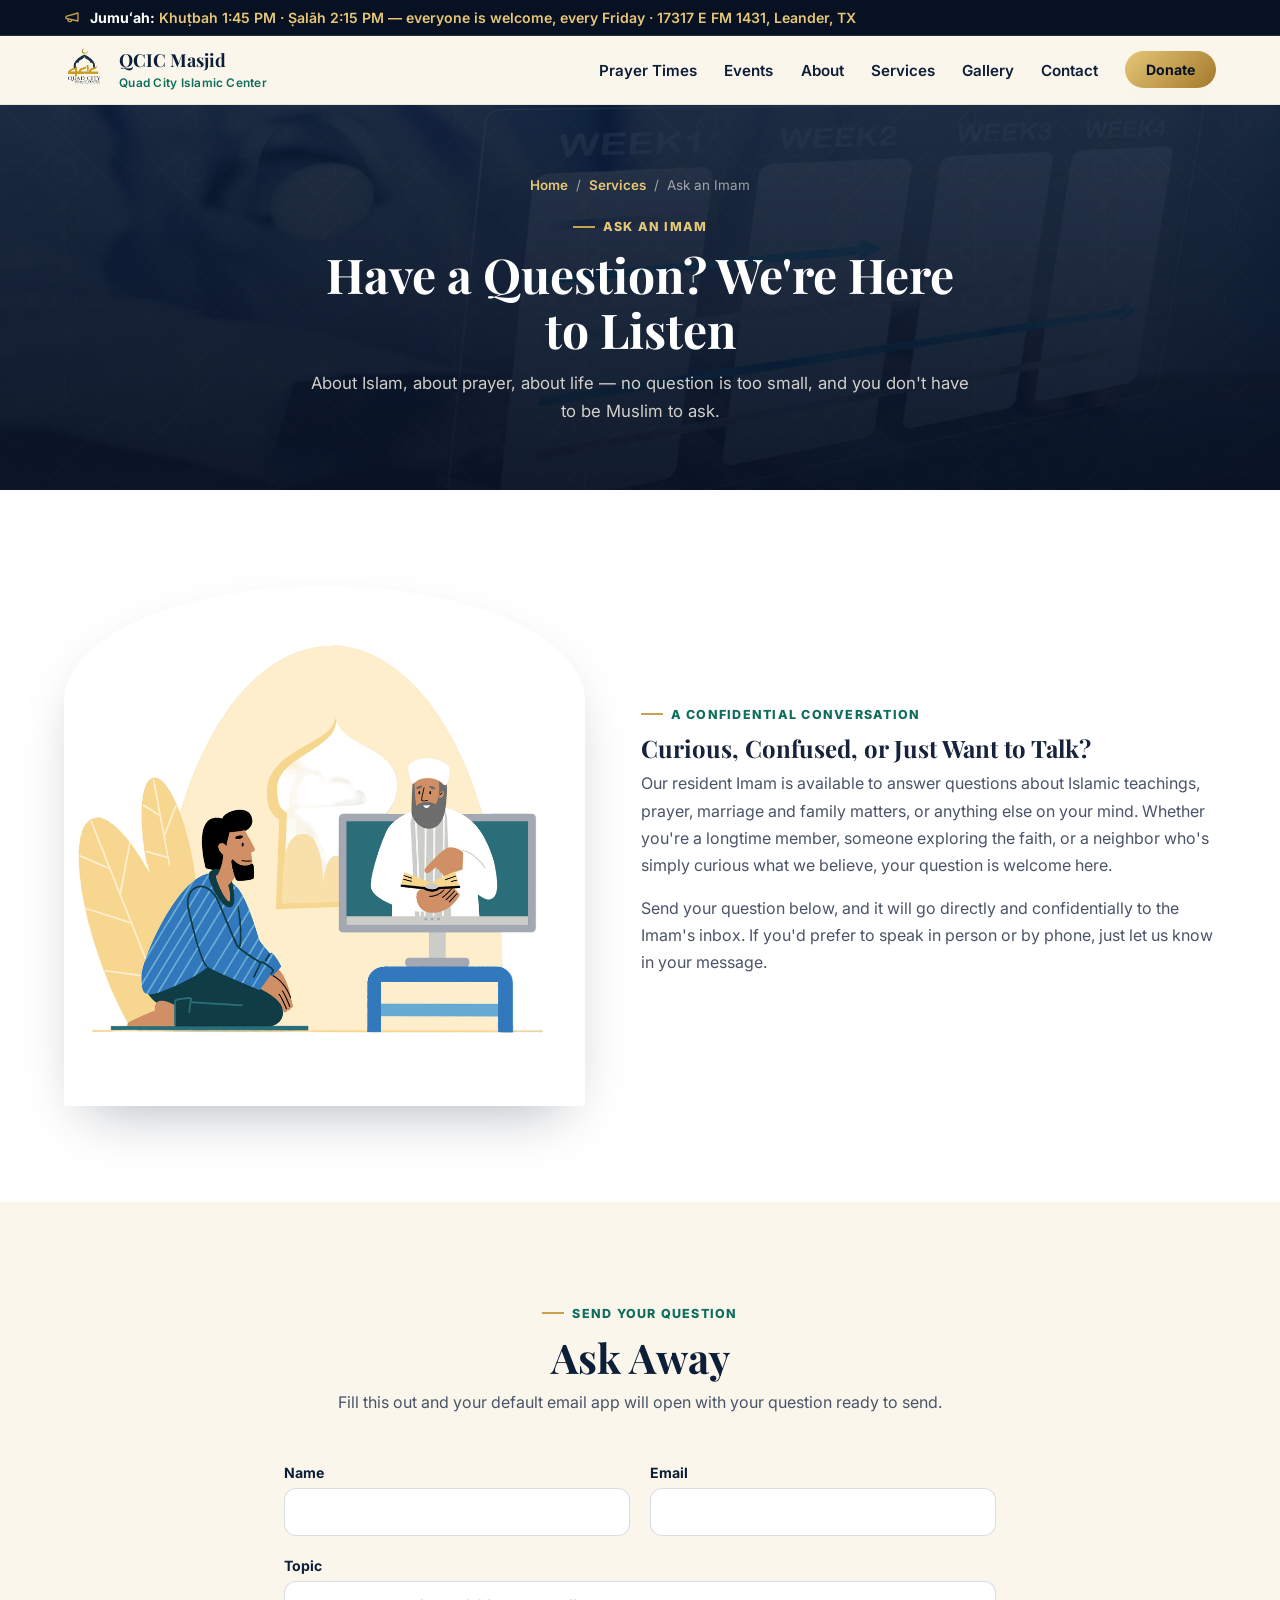
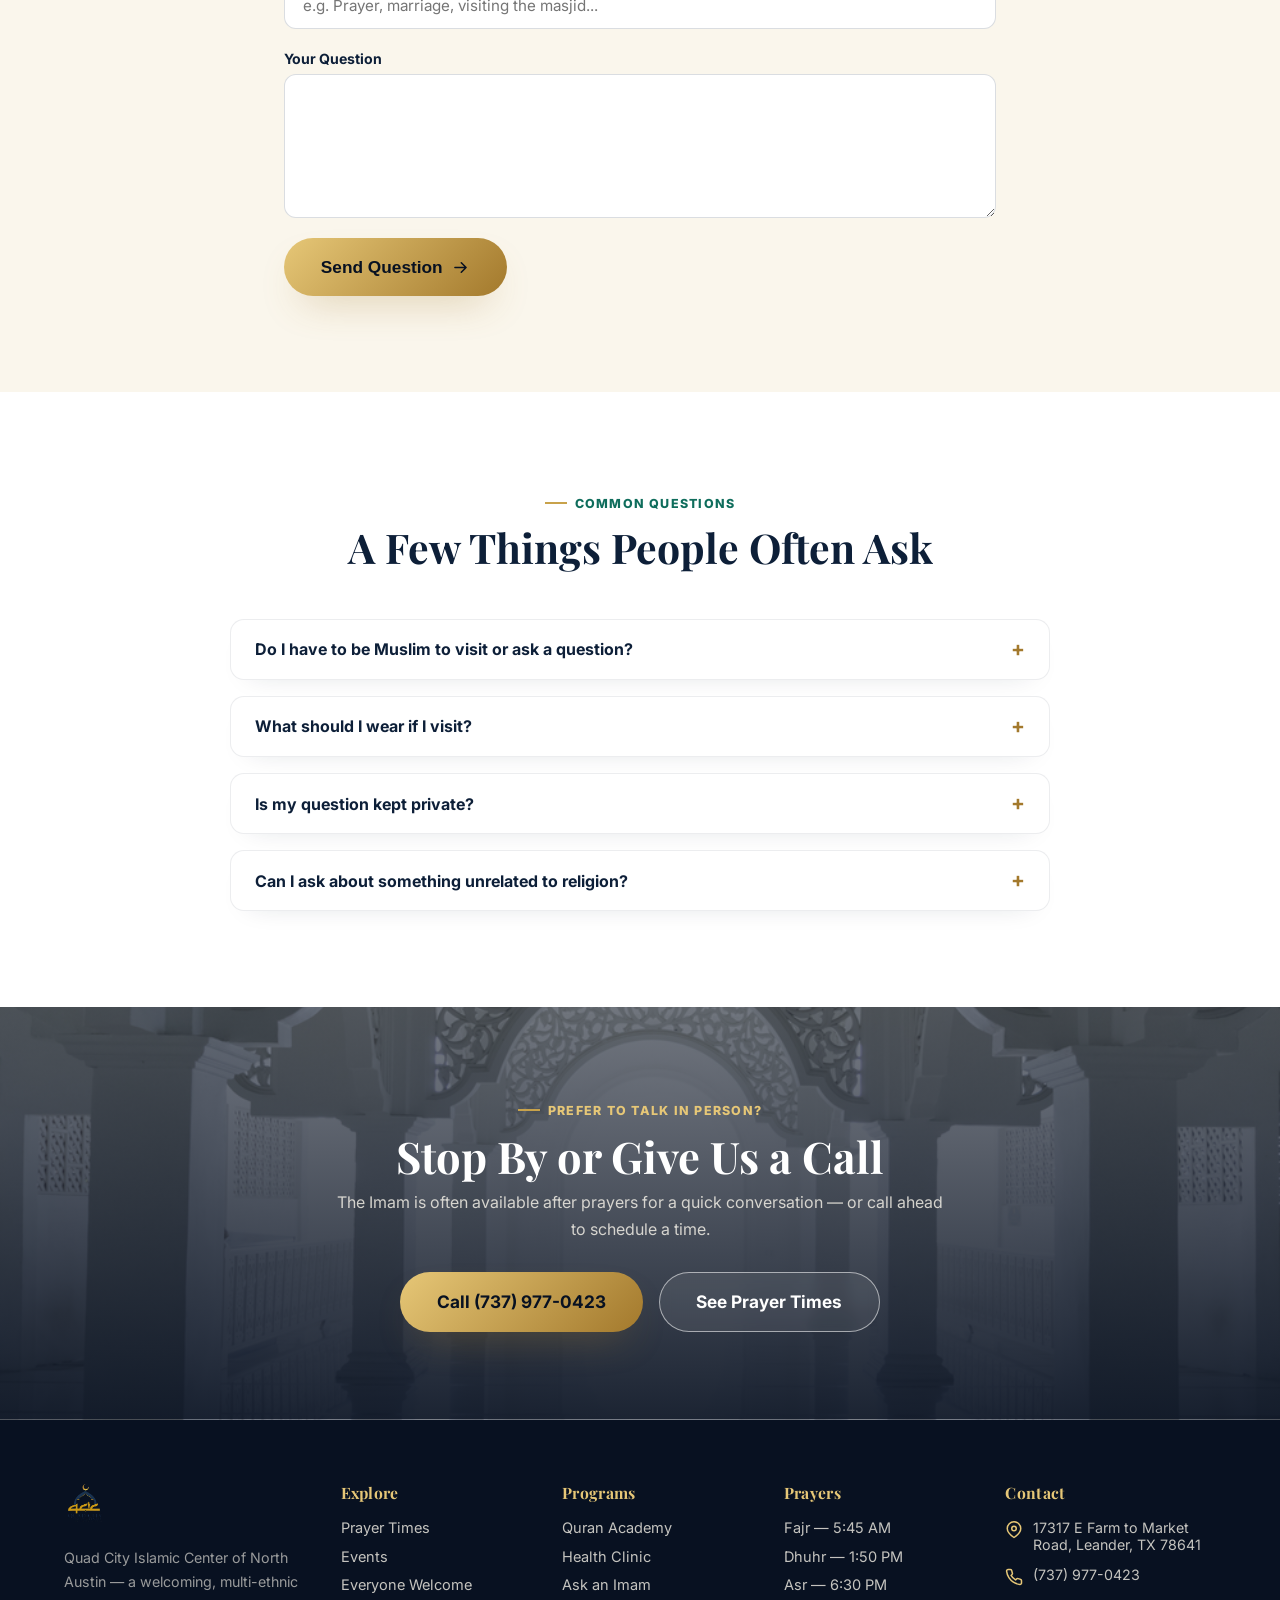
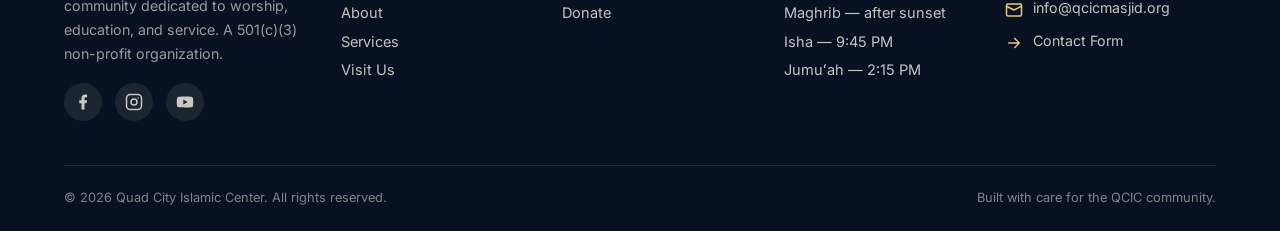
<file: ask-imam.html>
<!DOCTYPE html>
<html lang="en">
<head>
  <meta charset="UTF-8">
  <meta name="viewport" content="width=device-width, initial-scale=1.0">
  <title>Ask an Imam | QCIC Masjid</title>
  <meta name="description" content="Have a question about Islam, prayer, or life in general? Send a confidential question to QCIC's Imam — Muslims and non-Muslims both welcome.">
  <meta name="theme-color" content="#0d1f38">
  <link rel="icon" href="assets/img/favicon.svg" type="image/svg+xml">
  <link rel="apple-touch-icon" href="assets/img/logo.png">

  <meta property="og:type" content="website">
  <meta property="og:title" content="Ask an Imam | QCIC Masjid">
  <meta property="og:description" content="Send a confidential question to QCIC's Imam — no question too small, everyone welcome to ask.">
  <meta property="og:image" content="assets/img/ask-imam.png">

  <link rel="preconnect" href="https://fonts.googleapis.com">
  <link rel="preconnect" href="https://fonts.gstatic.com" crossorigin>
  <link href="https://fonts.googleapis.com/css2?family=Playfair+Display:ital,wght@0,500;0,600;0,700;0,800;1,600&family=Inter:wght@400;500;600;700;800&family=Amiri:wght@400;700&display=swap" rel="stylesheet">
  <link rel="stylesheet" href="assets/css/style.css">
</head>
<body>

  <!-- ============ Top bar ============ -->
  <div class="topbar">
    <div class="container">
      <svg viewBox="0 0 24 24" fill="none" stroke="currentColor" stroke-width="2" stroke-linecap="round" stroke-linejoin="round"><path d="M3 11l18-5v12L3 14v-3z"/><path d="M11.6 16.8a3 3 0 1 1-5.8-1.6"/></svg>
      <span><strong>Jumu&#699;ah:</strong> Khu&#7789;bah 1:45 PM &middot; &#7778;al&#257;h 2:15 PM &mdash; everyone is welcome, every Friday &middot; 17317 E FM 1431, Leander, TX</span>
    </div>
  </div>

  <!-- ============ Header ============ -->
  <header class="site-header">
    <nav class="nav container">
      <a class="brand" href="index.html">
        <img src="assets/img/logo.png" alt="QCIC Masjid logo">
        <div class="brand-text"><strong>QCIC Masjid</strong><span>Quad City Islamic Center</span></div>
      </a>
      <ul class="nav-links">
        <li><a href="index.html#prayers">Prayer Times</a></li>
        <li><a href="index.html#events">Events</a></li>
        <li><a href="about.html">About</a></li>
        <li><a href="index.html#services">Services</a></li>
        <li><a href="gallery.html">Gallery</a></li>
        <li><a href="contact.html">Contact</a></li>
        <li><a href="donate.html" class="btn btn--gold btn--sm">Donate</a></li>
      </ul>
      <button class="nav-toggle" aria-label="Toggle menu" aria-expanded="false"><span></span><span></span><span></span></button>
    </nav>
  </header>

  <!-- ============ Page hero ============ -->
  <section class="page-hero">
    <div class="page-hero-bg"></div>
    <div class="container page-hero-inner">
      <div class="breadcrumb"><a href="index.html">Home</a><span>/</span><a href="index.html#services">Services</a><span>/</span><span>Ask an Imam</span></div>
      <span class="eyebrow">Ask an Imam</span>
      <h1>Have a Question? We're Here to Listen</h1>
      <p>About Islam, about prayer, about life &mdash; no question is too small, and you don't have to be Muslim to ask.</p>
    </div>
  </section>

  <!-- ============ Intro ============ -->
  <section class="section bg-white">
    <div class="container split">
      <div class="split-media reveal">
        <div class="arch-frame arch-frame--square">
          <img src="assets/img/ask-imam.png" alt="Ask an Imam a question">
        </div>
      </div>
      <div class="split-body reveal" data-delay="1">
        <span class="eyebrow">A Confidential Conversation</span>
        <h2>Curious, Confused, or Just Want to Talk?</h2>
        <p>Our resident Imam is available to answer questions about Islamic teachings, prayer, marriage and family matters, or anything else on your mind. Whether you're a longtime member, someone exploring the faith, or a neighbor who's simply curious what we believe, your question is welcome here.</p>
        <p>Send your question below, and it will go directly and confidentially to the Imam's inbox. If you'd prefer to speak in person or by phone, just let us know in your message.</p>
      </div>
    </div>
  </section>

  <!-- ============ Question form ============ -->
  <section class="section bg-cream">
    <div class="container" style="max-width: 760px;">
      <div class="section-head center reveal">
        <span class="eyebrow center">Send Your Question</span>
        <h2>Ask Away</h2>
        <p>Fill this out and your default email app will open with your question ready to send.</p>
      </div>
      <form class="site-form reveal" id="askImamForm" data-mailto="info@qcicmasjid.org" data-subject-prefix="Ask an Imam">
        <div class="field">
          <label for="ai-name">Name</label>
          <input type="text" id="ai-name" name="name" required>
        </div>
        <div class="field">
          <label for="ai-email">Email</label>
          <input type="email" id="ai-email" name="email" required>
        </div>
        <div class="field field--full">
          <label for="ai-subject">Topic</label>
          <input type="text" id="ai-subject" name="subject" placeholder="e.g. Prayer, marriage, visiting the masjid...">
        </div>
        <div class="field field--full">
          <label for="ai-message">Your Question</label>
          <textarea id="ai-message" name="message" rows="6" required></textarea>
        </div>
        <button type="submit" class="btn btn--gold btn--lg">Send Question
          <svg viewBox="0 0 24 24" fill="none" stroke="currentColor" stroke-width="2" stroke-linecap="round" stroke-linejoin="round"><path d="M5 12h14M13 6l6 6-6 6"/></svg>
        </button>
      </form>
    </div>
  </section>

  <!-- ============ FAQ ============ -->
  <section class="section bg-white">
    <div class="container">
      <div class="section-head center reveal">
        <span class="eyebrow center">Common Questions</span>
        <h2>A Few Things People Often Ask</h2>
      </div>
      <div class="faq-list reveal">
        <details class="faq-item">
          <summary>Do I have to be Muslim to visit or ask a question?</summary>
          <p>Not at all. Neighbors of every faith and background are welcome to visit the masjid, observe a prayer, or ask the Imam a question &mdash; there's no expectation to convert or participate.</p>
        </details>
        <details class="faq-item">
          <summary>What should I wear if I visit?</summary>
          <p>Modest, comfortable clothing is appreciated &mdash; think covered shoulders and knees. We keep a few scarves on hand for anyone who'd like one, and shoes come off before entering the prayer hall.</p>
        </details>
        <details class="faq-item">
          <summary>Is my question kept private?</summary>
          <p>Yes. Questions sent through this page go directly and confidentially to the Imam &mdash; they are not shared publicly or with anyone else.</p>
        </details>
        <details class="faq-item">
          <summary>Can I ask about something unrelated to religion?</summary>
          <p>Of course. Many people reach out about family, personal struggles, or simply wanting someone to talk to. The Imam is glad to listen either way.</p>
        </details>
      </div>
    </div>
  </section>

  <!-- ============ CTA ============ -->
  <section class="visit-section" id="visit">
    <div class="visit-bg"></div>
    <div class="container visit-inner reveal">
      <span class="eyebrow center">Prefer to Talk in Person?</span>
      <h2>Stop By or Give Us a Call</h2>
      <p>The Imam is often available after prayers for a quick conversation &mdash; or call ahead to schedule a time.</p>
      <div class="cta-actions">
        <a href="tel:+17379770423" class="btn btn--gold btn--lg">Call (737) 977-0423</a>
        <a href="index.html#prayers" class="btn btn--outline btn--lg">See Prayer Times</a>
      </div>
    </div>
  </section>

  <!-- ============ Footer ============ -->
  <footer class="site-footer">
    <div class="container">
      <div class="footer-grid">
        <div class="footer-brand">
          <img src="assets/img/logo.png" alt="QCIC Masjid">
          <p>Quad City Islamic Center of North Austin — a welcoming, multi-ethnic community dedicated to worship, education, and service. A 501(c)(3) non-profit organization.</p>
          <div class="socials">
            <a href="https://www.facebook.com/" target="_blank" rel="noopener" aria-label="Facebook"><svg viewBox="0 0 24 24" fill="currentColor"><path d="M14 13.5h2.5l1-4H14v-2c0-1.03 0-2 2-2h1.5V2.14c-.326-.043-1.557-.14-2.857-.14C11.928 2 10 3.657 10 6.7v2.8H7v4h3V22h4v-8.5z"/></svg></a>
            <a href="https://www.instagram.com/" target="_blank" rel="noopener" aria-label="Instagram"><svg viewBox="0 0 24 24" fill="none" stroke="currentColor" stroke-width="2"><rect x="2" y="2" width="20" height="20" rx="5"/><circle cx="12" cy="12" r="4"/><circle cx="17.5" cy="6.5" r="1" fill="currentColor" stroke="none"/></svg></a>
            <a href="https://www.youtube.com/" target="_blank" rel="noopener" aria-label="YouTube"><svg viewBox="0 0 24 24" fill="currentColor"><path d="M23 12s0-3.5-.46-5.17a2.7 2.7 0 0 0-1.9-1.92C18.96 4.5 12 4.5 12 4.5s-6.96 0-8.64.41a2.7 2.7 0 0 0-1.9 1.92C1 8.5 1 12 1 12s0 3.5.46 5.17a2.7 2.7 0 0 0 1.9 1.92C5.04 19.5 12 19.5 12 19.5s6.96 0 8.64-.41a2.7 2.7 0 0 0 1.9-1.92C23 15.5 23 12 23 12zM9.75 15.27V8.73L15.5 12l-5.75 3.27z"/></svg></a>
          </div>
        </div>
        <div>
          <h4>Explore</h4>
          <div class="footer-links">
            <a href="index.html#prayers">Prayer Times</a>
            <a href="index.html#events">Events</a>
            <a href="index.html#welcome">Everyone Welcome</a>
            <a href="about.html">About</a>
            <a href="index.html#services">Services</a>
            <a href="index.html#visit">Visit Us</a>
          </div>
        </div>
        <div>
          <h4>Programs</h4>
          <div class="footer-links">
            <a href="quran-academy.html">Quran Academy</a>
            <a href="health-clinic.html">Health Clinic</a>
            <a href="ask-imam.html">Ask an Imam</a>
            <a href="donate.html">Donate</a>
          </div>
        </div>
        <div>
          <h4>Prayers</h4>
          <div class="footer-links">
            <span>Fajr — 5:45 AM</span>
            <span>Dhuhr — 1:50 PM</span>
            <span>Asr — 6:30 PM</span>
            <span>Maghrib — after sunset</span>
            <span>Isha — 9:45 PM</span>
            <span>Jumu&#699;ah — 2:15 PM</span>
          </div>
        </div>
        <div>
          <h4>Contact</h4>
          <ul class="footer-contact">
            <li><svg viewBox="0 0 24 24" fill="none" stroke="currentColor" stroke-width="2" stroke-linecap="round" stroke-linejoin="round"><path d="M21 10c0 6-9 12-9 12s-9-6-9-12a9 9 0 0 1 18 0z"/><circle cx="12" cy="10" r="3"/></svg><span>17317 E Farm to Market Road, Leander, TX 78641</span></li>
            <li><svg viewBox="0 0 24 24" fill="none" stroke="currentColor" stroke-width="2" stroke-linecap="round" stroke-linejoin="round"><path d="M22 16.92v3a2 2 0 0 1-2.18 2 19.8 19.8 0 0 1-8.63-3.07 19.5 19.5 0 0 1-6-6 19.8 19.8 0 0 1-3.07-8.67A2 2 0 0 1 4.11 2h3a2 2 0 0 1 2 1.72c.13.96.36 1.9.7 2.81a2 2 0 0 1-.45 2.11L8.09 9.91a16 16 0 0 0 6 6l1.27-1.27a2 2 0 0 1 2.11-.45c.9.34 1.85.57 2.81.7A2 2 0 0 1 22 16.92z"/></svg><a href="tel:+17379770423">(737) 977-0423</a></li>
            <li><svg viewBox="0 0 24 24" fill="none" stroke="currentColor" stroke-width="2" stroke-linecap="round" stroke-linejoin="round"><rect x="2" y="4" width="20" height="16" rx="2"/><path d="m22 7-10 5L2 7"/></svg><a href="mailto:info@qcicmasjid.org">info@qcicmasjid.org</a></li>
            <li><svg viewBox="0 0 24 24" fill="none" stroke="currentColor" stroke-width="2" stroke-linecap="round" stroke-linejoin="round"><path d="M5 12h14M13 6l6 6-6 6"/></svg><a href="contact.html">Contact Form</a></li>
          </ul>
        </div>
      </div>
      <div class="footer-bottom">
        <span>&copy; <span id="year">2026</span> Quad City Islamic Center. All rights reserved.</span>
        <span>Built with care for the QCIC community.</span>
      </div>
    </div>
  </footer>

  <script src="assets/js/main.js"></script>
</body>
</html>
</file>
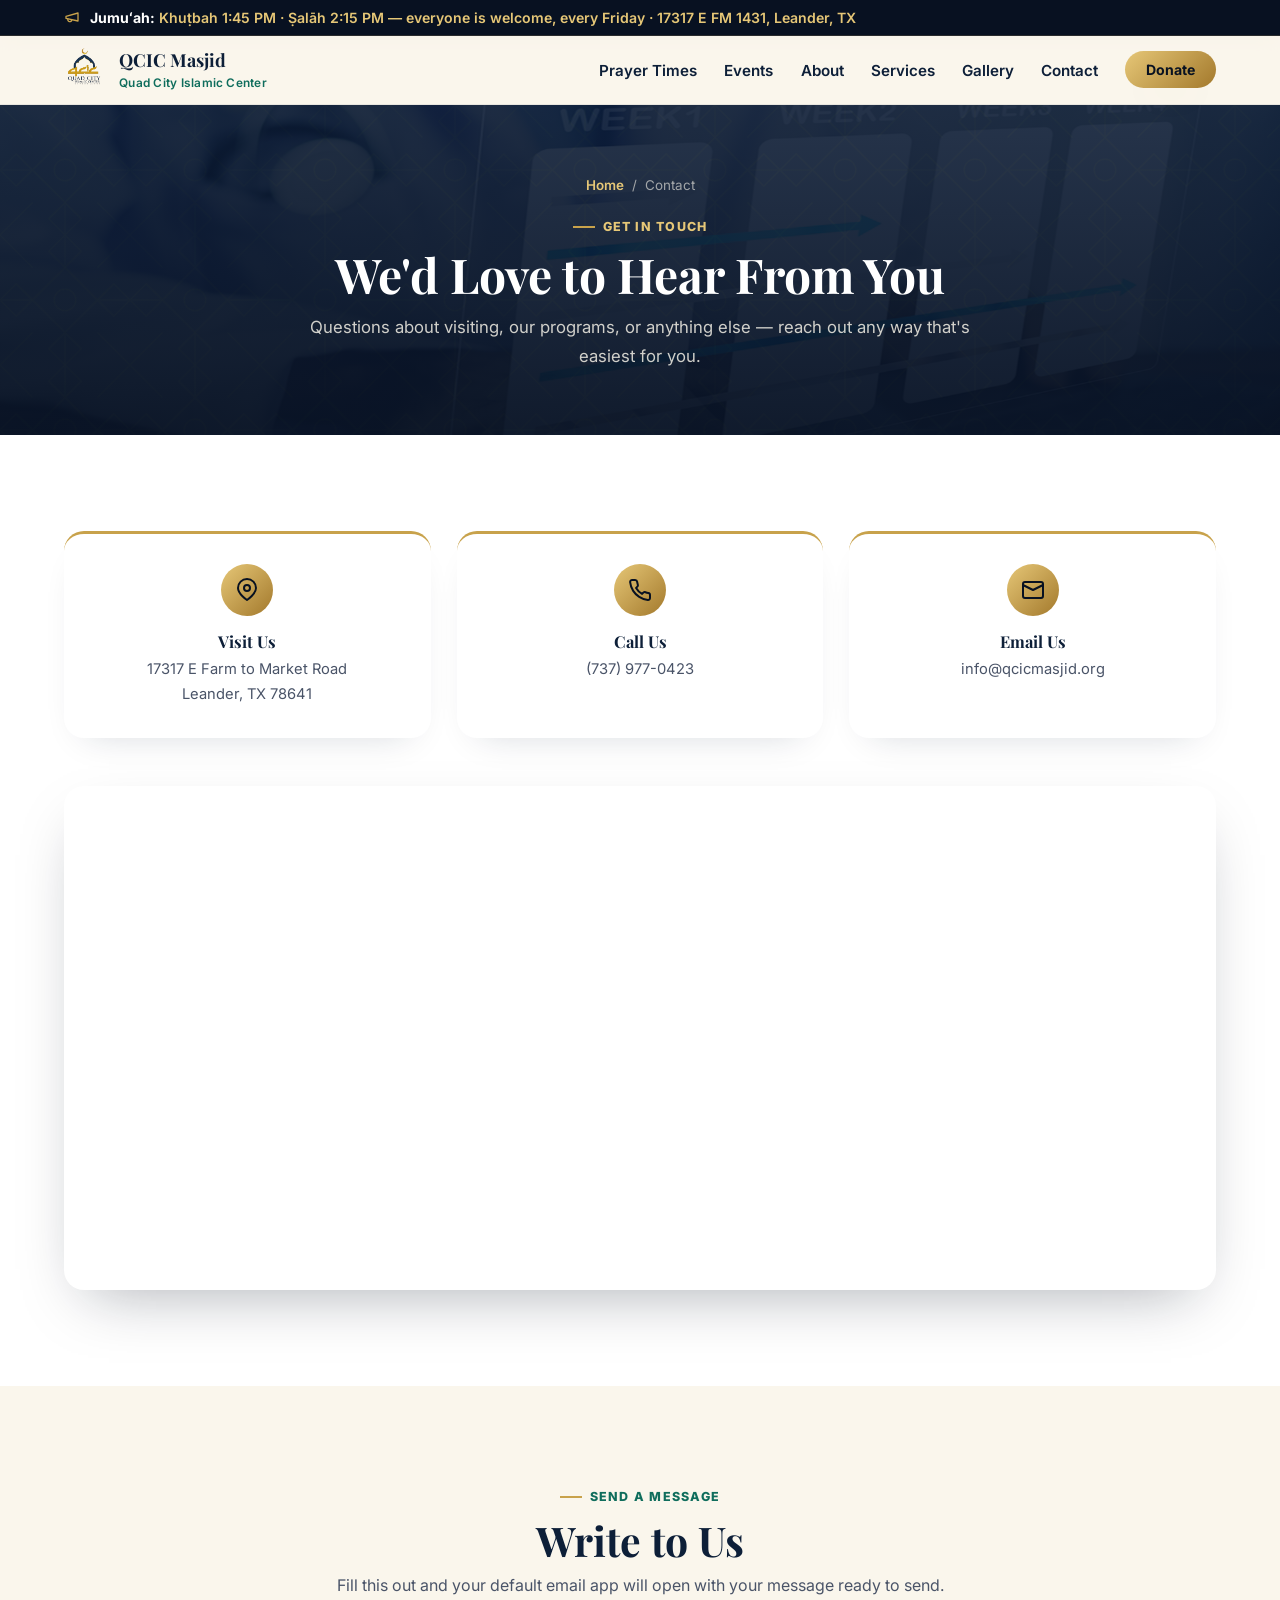
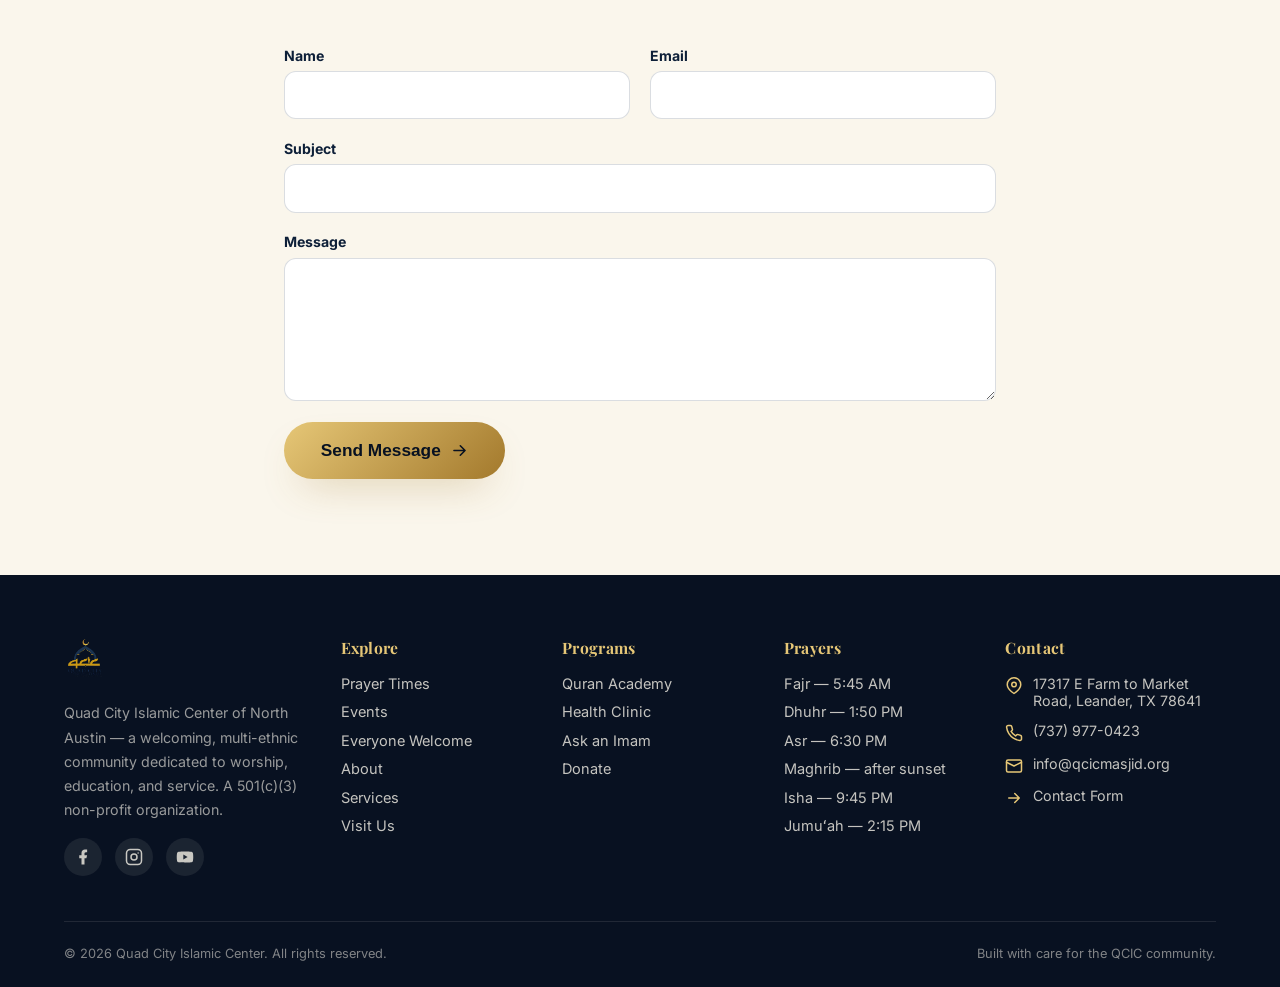
<file: contact.html>
<!DOCTYPE html>
<html lang="en">
<head>
  <meta charset="UTF-8">
  <meta name="viewport" content="width=device-width, initial-scale=1.0">
  <title>Contact | QCIC Masjid</title>
  <meta name="description" content="Get in touch with QCIC Masjid in Leander, Texas — address, phone, email, office hours, and a contact form.">
  <meta name="theme-color" content="#0d1f38">
  <link rel="icon" href="assets/img/favicon.svg" type="image/svg+xml">
  <link rel="apple-touch-icon" href="assets/img/logo.png">

  <meta property="og:type" content="website">
  <meta property="og:title" content="Contact | QCIC Masjid">
  <meta property="og:description" content="Reach QCIC Masjid in Leander, Texas by phone, email, or the contact form below.">
  <meta property="og:image" content="assets/img/community-interior.jpg">

  <link rel="preconnect" href="https://fonts.googleapis.com">
  <link rel="preconnect" href="https://fonts.gstatic.com" crossorigin>
  <link href="https://fonts.googleapis.com/css2?family=Playfair+Display:ital,wght@0,500;0,600;0,700;0,800;1,600&family=Inter:wght@400;500;600;700;800&family=Amiri:wght@400;700&display=swap" rel="stylesheet">
  <link rel="stylesheet" href="assets/css/style.css">
</head>
<body>

  <!-- ============ Top bar ============ -->
  <div class="topbar">
    <div class="container">
      <svg viewBox="0 0 24 24" fill="none" stroke="currentColor" stroke-width="2" stroke-linecap="round" stroke-linejoin="round"><path d="M3 11l18-5v12L3 14v-3z"/><path d="M11.6 16.8a3 3 0 1 1-5.8-1.6"/></svg>
      <span><strong>Jumu&#699;ah:</strong> Khu&#7789;bah 1:45 PM &middot; &#7778;al&#257;h 2:15 PM &mdash; everyone is welcome, every Friday &middot; 17317 E FM 1431, Leander, TX</span>
    </div>
  </div>

  <!-- ============ Header ============ -->
  <header class="site-header">
    <nav class="nav container">
      <a class="brand" href="index.html">
        <img src="assets/img/logo.png" alt="QCIC Masjid logo">
        <div class="brand-text"><strong>QCIC Masjid</strong><span>Quad City Islamic Center</span></div>
      </a>
      <ul class="nav-links">
        <li><a href="index.html#prayers">Prayer Times</a></li>
        <li><a href="index.html#events">Events</a></li>
        <li><a href="about.html">About</a></li>
        <li><a href="index.html#services">Services</a></li>
        <li><a href="gallery.html">Gallery</a></li>
        <li><a href="contact.html">Contact</a></li>
        <li><a href="donate.html" class="btn btn--gold btn--sm">Donate</a></li>
      </ul>
      <button class="nav-toggle" aria-label="Toggle menu" aria-expanded="false"><span></span><span></span><span></span></button>
    </nav>
  </header>

  <!-- ============ Page hero ============ -->
  <section class="page-hero">
    <div class="page-hero-bg"></div>
    <div class="container page-hero-inner">
      <div class="breadcrumb"><a href="index.html">Home</a><span>/</span><span>Contact</span></div>
      <span class="eyebrow">Get in Touch</span>
      <h1>We'd Love to Hear From You</h1>
      <p>Questions about visiting, our programs, or anything else &mdash; reach out any way that's easiest for you.</p>
    </div>
  </section>

  <!-- ============ Contact info + form ============ -->
  <section class="section bg-white">
    <div class="container">
      <div class="contact-grid reveal">
        <div class="contact-card">
          <div class="ic"><svg viewBox="0 0 24 24" fill="none" stroke="currentColor" stroke-width="2" stroke-linecap="round" stroke-linejoin="round"><path d="M21 10c0 6-9 12-9 12s-9-6-9-12a9 9 0 0 1 18 0z"/><circle cx="12" cy="10" r="3"/></svg></div>
          <h3>Visit Us</h3>
          <p>17317 E Farm to Market Road<br>Leander, TX 78641</p>
        </div>
        <div class="contact-card">
          <div class="ic"><svg viewBox="0 0 24 24" fill="none" stroke="currentColor" stroke-width="2" stroke-linecap="round" stroke-linejoin="round"><path d="M22 16.92v3a2 2 0 0 1-2.18 2 19.8 19.8 0 0 1-8.63-3.07 19.5 19.5 0 0 1-6-6 19.8 19.8 0 0 1-3.07-8.67A2 2 0 0 1 4.11 2h3a2 2 0 0 1 2 1.72c.13.96.36 1.9.7 2.81a2 2 0 0 1-.45 2.11L8.09 9.91a16 16 0 0 0 6 6l1.27-1.27a2 2 0 0 1 2.11-.45c.9.34 1.85.57 2.81.7A2 2 0 0 1 22 16.92z"/></svg></div>
          <h3>Call Us</h3>
          <p><a href="tel:+17379770423">(737) 977-0423</a></p>
        </div>
        <div class="contact-card">
          <div class="ic"><svg viewBox="0 0 24 24" fill="none" stroke="currentColor" stroke-width="2" stroke-linecap="round" stroke-linejoin="round"><rect x="2" y="4" width="20" height="16" rx="2"/><path d="m22 7-10 5L2 7"/></svg></div>
          <h3>Email Us</h3>
          <p><a href="mailto:info@qcicmasjid.org">info@qcicmasjid.org</a></p>
        </div>
      </div>

      <div class="map-frame reveal">
        <iframe src="https://www.google.com/maps?q=17317+E+Farm+to+Market+Road+1431,+Leander,+TX+78641&output=embed" loading="lazy" referrerpolicy="no-referrer-when-downgrade" title="Map to QCIC Masjid"></iframe>
      </div>
    </div>
  </section>

  <!-- ============ Contact form ============ -->
  <section class="section bg-cream">
    <div class="container" style="max-width: 760px;">
      <div class="section-head center reveal">
        <span class="eyebrow center">Send a Message</span>
        <h2>Write to Us</h2>
        <p>Fill this out and your default email app will open with your message ready to send.</p>
      </div>
      <form class="site-form reveal" id="contactForm" data-mailto="info@qcicmasjid.org" data-subject-prefix="Website Contact Form">
        <div class="field">
          <label for="c-name">Name</label>
          <input type="text" id="c-name" name="name" required>
        </div>
        <div class="field">
          <label for="c-email">Email</label>
          <input type="email" id="c-email" name="email" required>
        </div>
        <div class="field field--full">
          <label for="c-subject">Subject</label>
          <input type="text" id="c-subject" name="subject" required>
        </div>
        <div class="field field--full">
          <label for="c-message">Message</label>
          <textarea id="c-message" name="message" rows="6" required></textarea>
        </div>
        <button type="submit" class="btn btn--gold btn--lg">Send Message
          <svg viewBox="0 0 24 24" fill="none" stroke="currentColor" stroke-width="2" stroke-linecap="round" stroke-linejoin="round"><path d="M5 12h14M13 6l6 6-6 6"/></svg>
        </button>
      </form>
    </div>
  </section>

  <!-- ============ Footer ============ -->
  <footer class="site-footer">
    <div class="container">
      <div class="footer-grid">
        <div class="footer-brand">
          <img src="assets/img/logo.png" alt="QCIC Masjid">
          <p>Quad City Islamic Center of North Austin — a welcoming, multi-ethnic community dedicated to worship, education, and service. A 501(c)(3) non-profit organization.</p>
          <div class="socials">
            <a href="https://www.facebook.com/" target="_blank" rel="noopener" aria-label="Facebook"><svg viewBox="0 0 24 24" fill="currentColor"><path d="M14 13.5h2.5l1-4H14v-2c0-1.03 0-2 2-2h1.5V2.14c-.326-.043-1.557-.14-2.857-.14C11.928 2 10 3.657 10 6.7v2.8H7v4h3V22h4v-8.5z"/></svg></a>
            <a href="https://www.instagram.com/" target="_blank" rel="noopener" aria-label="Instagram"><svg viewBox="0 0 24 24" fill="none" stroke="currentColor" stroke-width="2"><rect x="2" y="2" width="20" height="20" rx="5"/><circle cx="12" cy="12" r="4"/><circle cx="17.5" cy="6.5" r="1" fill="currentColor" stroke="none"/></svg></a>
            <a href="https://www.youtube.com/" target="_blank" rel="noopener" aria-label="YouTube"><svg viewBox="0 0 24 24" fill="currentColor"><path d="M23 12s0-3.5-.46-5.17a2.7 2.7 0 0 0-1.9-1.92C18.96 4.5 12 4.5 12 4.5s-6.96 0-8.64.41a2.7 2.7 0 0 0-1.9 1.92C1 8.5 1 12 1 12s0 3.5.46 5.17a2.7 2.7 0 0 0 1.9 1.92C5.04 19.5 12 19.5 12 19.5s6.96 0 8.64-.41a2.7 2.7 0 0 0 1.9-1.92C23 15.5 23 12 23 12zM9.75 15.27V8.73L15.5 12l-5.75 3.27z"/></svg></a>
          </div>
        </div>
        <div>
          <h4>Explore</h4>
          <div class="footer-links">
            <a href="index.html#prayers">Prayer Times</a>
            <a href="index.html#events">Events</a>
            <a href="index.html#welcome">Everyone Welcome</a>
            <a href="about.html">About</a>
            <a href="index.html#services">Services</a>
            <a href="index.html#visit">Visit Us</a>
          </div>
        </div>
        <div>
          <h4>Programs</h4>
          <div class="footer-links">
            <a href="quran-academy.html">Quran Academy</a>
            <a href="health-clinic.html">Health Clinic</a>
            <a href="ask-imam.html">Ask an Imam</a>
            <a href="donate.html">Donate</a>
          </div>
        </div>
        <div>
          <h4>Prayers</h4>
          <div class="footer-links">
            <span>Fajr — 5:45 AM</span>
            <span>Dhuhr — 1:50 PM</span>
            <span>Asr — 6:30 PM</span>
            <span>Maghrib — after sunset</span>
            <span>Isha — 9:45 PM</span>
            <span>Jumu&#699;ah — 2:15 PM</span>
          </div>
        </div>
        <div>
          <h4>Contact</h4>
          <ul class="footer-contact">
            <li><svg viewBox="0 0 24 24" fill="none" stroke="currentColor" stroke-width="2" stroke-linecap="round" stroke-linejoin="round"><path d="M21 10c0 6-9 12-9 12s-9-6-9-12a9 9 0 0 1 18 0z"/><circle cx="12" cy="10" r="3"/></svg><span>17317 E Farm to Market Road, Leander, TX 78641</span></li>
            <li><svg viewBox="0 0 24 24" fill="none" stroke="currentColor" stroke-width="2" stroke-linecap="round" stroke-linejoin="round"><path d="M22 16.92v3a2 2 0 0 1-2.18 2 19.8 19.8 0 0 1-8.63-3.07 19.5 19.5 0 0 1-6-6 19.8 19.8 0 0 1-3.07-8.67A2 2 0 0 1 4.11 2h3a2 2 0 0 1 2 1.72c.13.96.36 1.9.7 2.81a2 2 0 0 1-.45 2.11L8.09 9.91a16 16 0 0 0 6 6l1.27-1.27a2 2 0 0 1 2.11-.45c.9.34 1.85.57 2.81.7A2 2 0 0 1 22 16.92z"/></svg><a href="tel:+17379770423">(737) 977-0423</a></li>
            <li><svg viewBox="0 0 24 24" fill="none" stroke="currentColor" stroke-width="2" stroke-linecap="round" stroke-linejoin="round"><rect x="2" y="4" width="20" height="16" rx="2"/><path d="m22 7-10 5L2 7"/></svg><a href="mailto:info@qcicmasjid.org">info@qcicmasjid.org</a></li>
            <li><svg viewBox="0 0 24 24" fill="none" stroke="currentColor" stroke-width="2" stroke-linecap="round" stroke-linejoin="round"><path d="M5 12h14M13 6l6 6-6 6"/></svg><a href="contact.html">Contact Form</a></li>
          </ul>
        </div>
      </div>
      <div class="footer-bottom">
        <span>&copy; <span id="year">2026</span> Quad City Islamic Center. All rights reserved.</span>
        <span>Built with care for the QCIC community.</span>
      </div>
    </div>
  </footer>

  <script src="assets/js/main.js"></script>
</body>
</html>
</file>
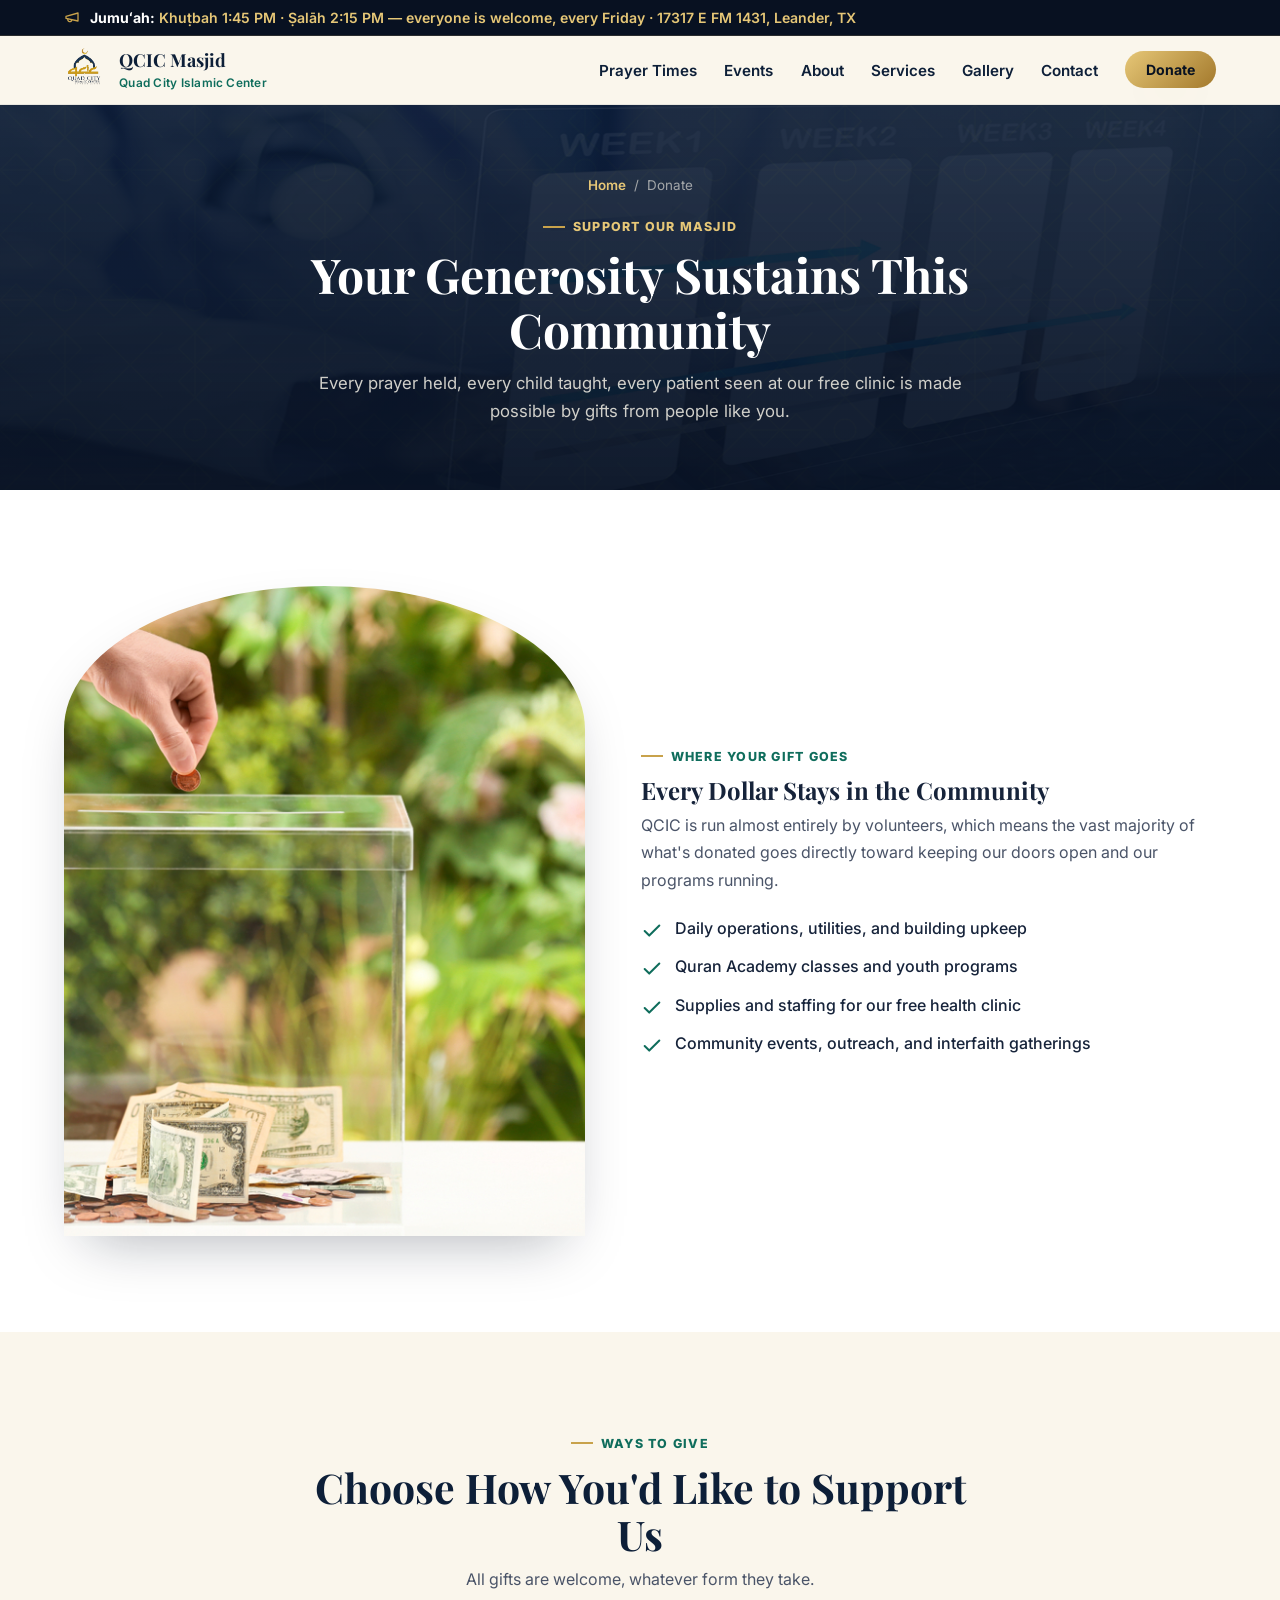
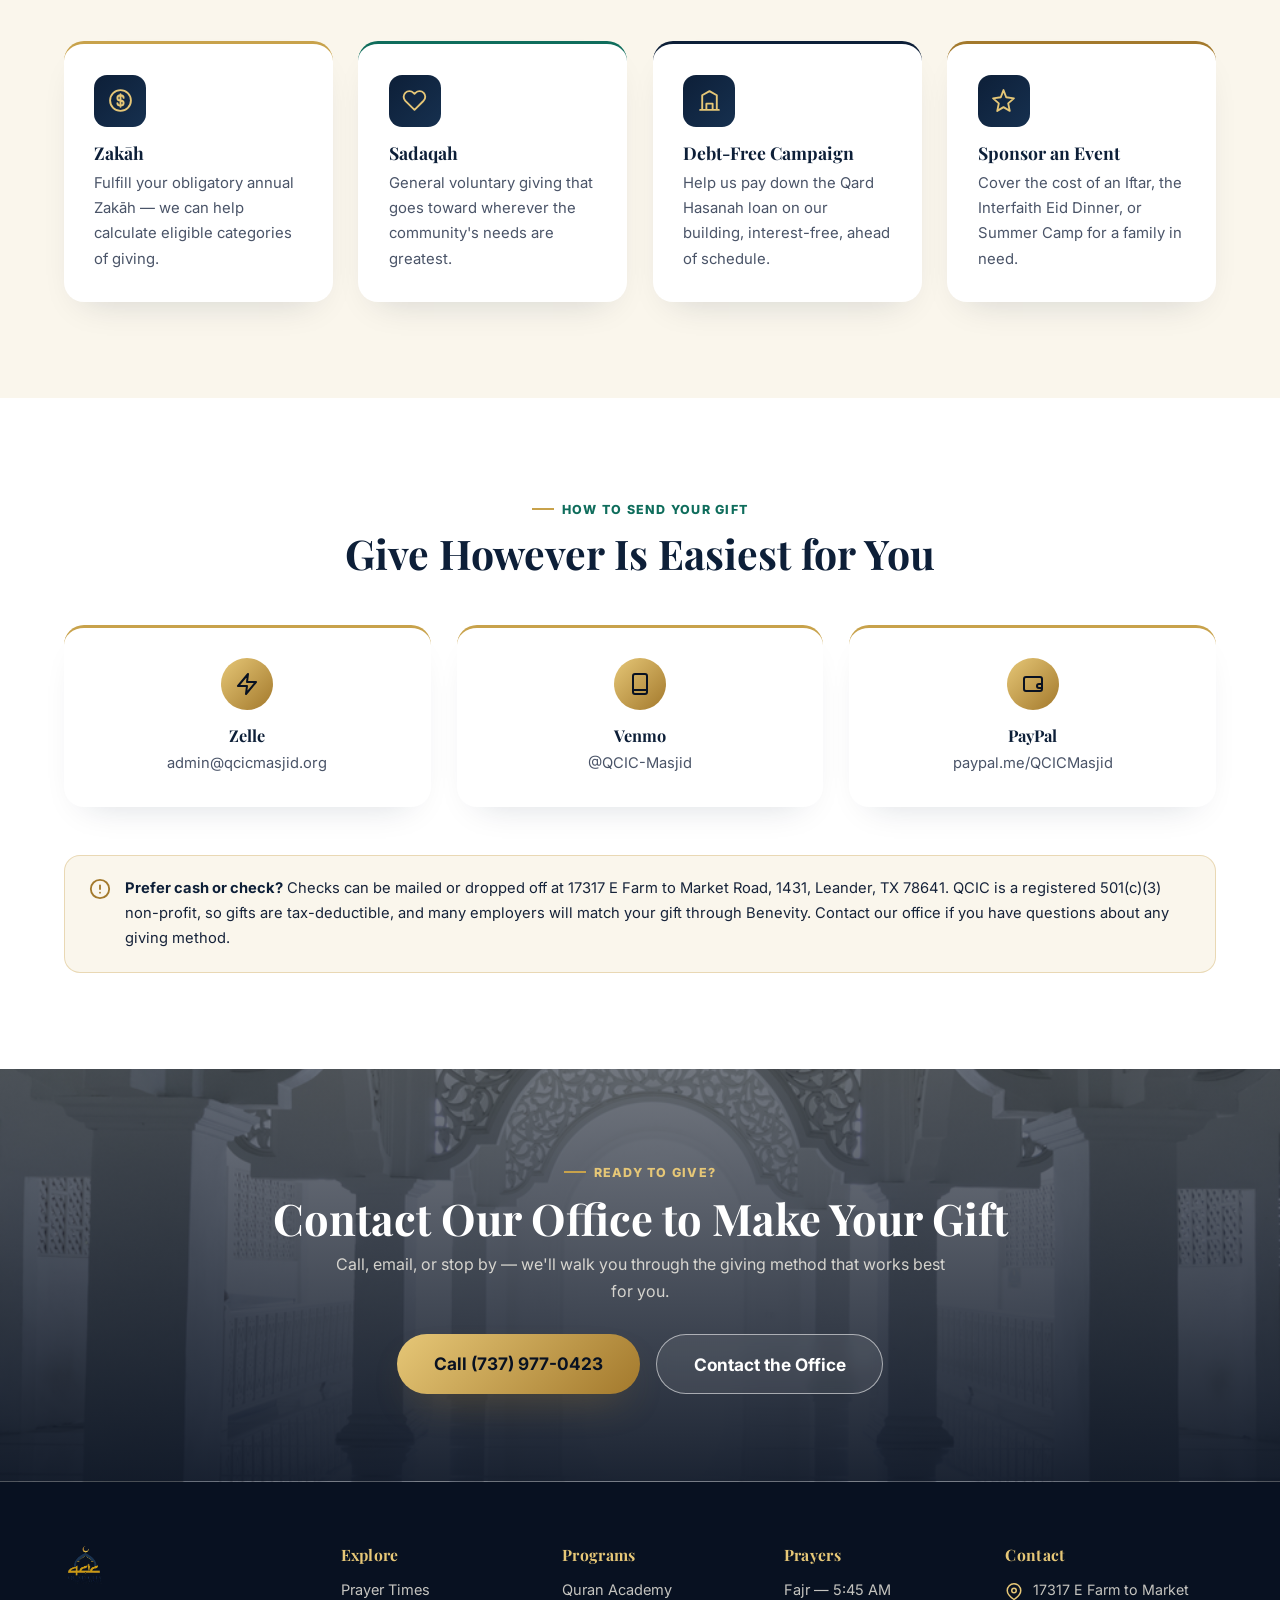
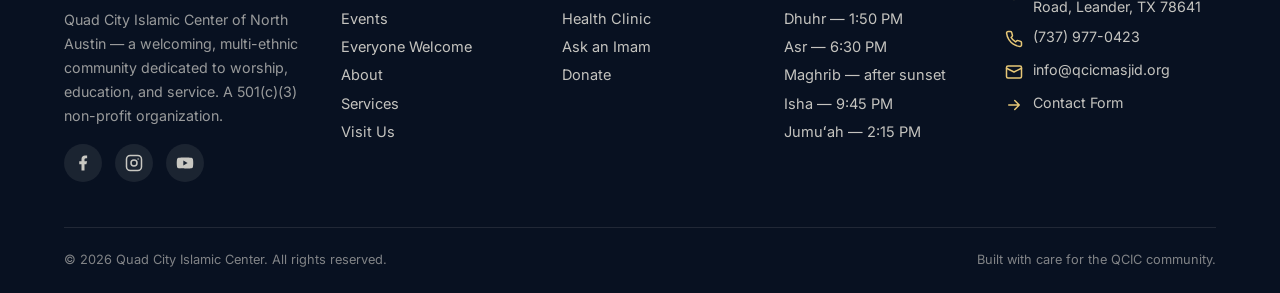
<file: donate.html>
<!DOCTYPE html>
<html lang="en">
<head>
  <meta charset="UTF-8">
  <meta name="viewport" content="width=device-width, initial-scale=1.0">
  <title>Donate | QCIC Masjid</title>
  <meta name="description" content="Support QCIC's prayers, Quran Academy, free health clinic, and community programs in Leander, Texas with Zakah, Sadaqah, or a building fund gift.">
  <meta name="theme-color" content="#0d1f38">
  <link rel="icon" href="assets/img/favicon.svg" type="image/svg+xml">
  <link rel="apple-touch-icon" href="assets/img/logo.png">

  <meta property="og:type" content="website">
  <meta property="og:title" content="Donate | QCIC Masjid">
  <meta property="og:description" content="Your Zakah and Sadaqah sustain QCIC's prayers, education, and free health clinic in Leander, Texas.">
  <meta property="og:image" content="assets/img/donation.jpg">

  <link rel="preconnect" href="https://fonts.googleapis.com">
  <link rel="preconnect" href="https://fonts.gstatic.com" crossorigin>
  <link href="https://fonts.googleapis.com/css2?family=Playfair+Display:ital,wght@0,500;0,600;0,700;0,800;1,600&family=Inter:wght@400;500;600;700;800&family=Amiri:wght@400;700&display=swap" rel="stylesheet">
  <link rel="stylesheet" href="assets/css/style.css">
</head>
<body>

  <!-- ============ Top bar ============ -->
  <div class="topbar">
    <div class="container">
      <svg viewBox="0 0 24 24" fill="none" stroke="currentColor" stroke-width="2" stroke-linecap="round" stroke-linejoin="round"><path d="M3 11l18-5v12L3 14v-3z"/><path d="M11.6 16.8a3 3 0 1 1-5.8-1.6"/></svg>
      <span><strong>Jumu&#699;ah:</strong> Khu&#7789;bah 1:45 PM &middot; &#7778;al&#257;h 2:15 PM &mdash; everyone is welcome, every Friday &middot; 17317 E FM 1431, Leander, TX</span>
    </div>
  </div>

  <!-- ============ Header ============ -->
  <header class="site-header">
    <nav class="nav container">
      <a class="brand" href="index.html">
        <img src="assets/img/logo.png" alt="QCIC Masjid logo">
        <div class="brand-text"><strong>QCIC Masjid</strong><span>Quad City Islamic Center</span></div>
      </a>
      <ul class="nav-links">
        <li><a href="index.html#prayers">Prayer Times</a></li>
        <li><a href="index.html#events">Events</a></li>
        <li><a href="about.html">About</a></li>
        <li><a href="index.html#services">Services</a></li>
        <li><a href="gallery.html">Gallery</a></li>
        <li><a href="contact.html">Contact</a></li>
        <li><a href="donate.html" class="btn btn--gold btn--sm">Donate</a></li>
      </ul>
      <button class="nav-toggle" aria-label="Toggle menu" aria-expanded="false"><span></span><span></span><span></span></button>
    </nav>
  </header>

  <!-- ============ Page hero ============ -->
  <section class="page-hero">
    <div class="page-hero-bg"></div>
    <div class="container page-hero-inner">
      <div class="breadcrumb"><a href="index.html">Home</a><span>/</span><span>Donate</span></div>
      <span class="eyebrow">Support Our Masjid</span>
      <h1>Your Generosity Sustains This Community</h1>
      <p>Every prayer held, every child taught, every patient seen at our free clinic is made possible by gifts from people like you.</p>
    </div>
  </section>

  <!-- ============ Intro ============ -->
  <section class="section bg-white">
    <div class="container split">
      <div class="split-media reveal">
        <div class="arch-frame">
          <img src="assets/img/donation.jpg" alt="Giving back to the QCIC community">
        </div>
      </div>
      <div class="split-body reveal" data-delay="1">
        <span class="eyebrow">Where Your Gift Goes</span>
        <h2>Every Dollar Stays in the Community</h2>
        <p>QCIC is run almost entirely by volunteers, which means the vast majority of what's donated goes directly toward keeping our doors open and our programs running.</p>
        <ul class="checklist">
          <li><svg viewBox="0 0 24 24" fill="none" stroke="currentColor" stroke-width="2.2" stroke-linecap="round" stroke-linejoin="round"><path d="M20 6L9 17l-5-5"/></svg><span>Daily operations, utilities, and building upkeep</span></li>
          <li><svg viewBox="0 0 24 24" fill="none" stroke="currentColor" stroke-width="2.2" stroke-linecap="round" stroke-linejoin="round"><path d="M20 6L9 17l-5-5"/></svg><span>Quran Academy classes and youth programs</span></li>
          <li><svg viewBox="0 0 24 24" fill="none" stroke="currentColor" stroke-width="2.2" stroke-linecap="round" stroke-linejoin="round"><path d="M20 6L9 17l-5-5"/></svg><span>Supplies and staffing for our free health clinic</span></li>
          <li><svg viewBox="0 0 24 24" fill="none" stroke="currentColor" stroke-width="2.2" stroke-linecap="round" stroke-linejoin="round"><path d="M20 6L9 17l-5-5"/></svg><span>Community events, outreach, and interfaith gatherings</span></li>
        </ul>
      </div>
    </div>
  </section>

  <!-- ============ Giving methods ============ -->
  <section class="section bg-cream">
    <div class="container">
      <div class="section-head center reveal">
        <span class="eyebrow center">Ways to Give</span>
        <h2>Choose How You'd Like to Support Us</h2>
        <p>All gifts are welcome, whatever form they take.</p>
      </div>
      <div class="grid grid-4">
        <article class="feature reveal">
          <div class="ic"><svg viewBox="0 0 24 24" fill="none" stroke="currentColor" stroke-width="1.8" stroke-linecap="round" stroke-linejoin="round"><circle cx="12" cy="12" r="10"/><path d="M12 6v12M15 9.5c0-1.4-1.3-2.5-3-2.5s-3 1.1-3 2.5 1.3 2.5 3 2.5 3 1.1 3 2.5-1.3 2.5-3 2.5-3-1.1-3-2.5"/></svg></div>
          <h3>Zak&#257;h</h3>
          <p>Fulfill your obligatory annual Zak&#257;h &mdash; we can help calculate eligible categories of giving.</p>
        </article>
        <article class="feature reveal" data-delay="1">
          <div class="ic"><svg viewBox="0 0 24 24" fill="none" stroke="currentColor" stroke-width="1.8" stroke-linecap="round" stroke-linejoin="round"><path d="M20.8 4.6a5.5 5.5 0 0 0-7.8 0L12 5.6l-1-1a5.5 5.5 0 0 0-7.8 7.8l1 1L12 21l7.8-7.8 1-1a5.5 5.5 0 0 0 0-7.6z"/></svg></div>
          <h3>Sadaqah</h3>
          <p>General voluntary giving that goes toward wherever the community's needs are greatest.</p>
        </article>
        <article class="feature reveal" data-delay="2">
          <div class="ic"><svg viewBox="0 0 24 24" fill="none" stroke="currentColor" stroke-width="1.8" stroke-linecap="round" stroke-linejoin="round"><path d="M3 21h18M5 21V7l7-4 7 4v14M9 21v-6h6v6"/></svg></div>
          <h3>Debt-Free Campaign</h3>
          <p>Help us pay down the Qard Hasanah loan on our building, interest-free, ahead of schedule.</p>
        </article>
        <article class="feature reveal" data-delay="3">
          <div class="ic"><svg viewBox="0 0 24 24" fill="none" stroke="currentColor" stroke-width="1.8" stroke-linecap="round" stroke-linejoin="round"><path d="M12 2l2.6 6.9L22 10l-5.5 4.8L18 22l-6-3.6L6 22l1.5-7.2L2 10l7.4-1.1z"/></svg></div>
          <h3>Sponsor an Event</h3>
          <p>Cover the cost of an Iftar, the Interfaith Eid Dinner, or Summer Camp for a family in need.</p>
        </article>
      </div>
    </div>
  </section>

  <!-- ============ How to give ============ -->
  <section class="section bg-white">
    <div class="container">
      <div class="section-head center reveal">
        <span class="eyebrow center">How to Send Your Gift</span>
        <h2>Give However Is Easiest for You</h2>
      </div>
      <div class="contact-grid reveal">
        <div class="contact-card">
          <div class="ic"><svg viewBox="0 0 24 24" fill="none" stroke="currentColor" stroke-width="2" stroke-linecap="round" stroke-linejoin="round"><polygon points="13 2 3 14 12 14 11 22 21 10 12 10 13 2"/></svg></div>
          <h3>Zelle</h3>
          <p>admin@qcicmasjid.org</p>
        </div>
        <div class="contact-card">
          <div class="ic"><svg viewBox="0 0 24 24" fill="none" stroke="currentColor" stroke-width="2" stroke-linecap="round" stroke-linejoin="round"><rect x="5" y="2" width="14" height="20" rx="2"/><line x1="5" y1="18" x2="19" y2="18"/></svg></div>
          <h3>Venmo</h3>
          <p>@QCIC-Masjid</p>
        </div>
        <div class="contact-card">
          <div class="ic"><svg viewBox="0 0 24 24" fill="none" stroke="currentColor" stroke-width="2" stroke-linecap="round" stroke-linejoin="round"><path d="M21 12V7a2 2 0 0 0-2-2H5a2 2 0 0 0-2 2v10a2 2 0 0 0 2 2h14a2 2 0 0 0 2-2v-1"/><path d="M18 12a2 2 0 1 0 0 4h3v-4z"/></svg></div>
          <h3>PayPal</h3>
          <p>paypal.me/QCICMasjid</p>
        </div>
      </div>

      <div class="notice reveal">
        <svg viewBox="0 0 24 24" fill="none" stroke="currentColor" stroke-width="2" stroke-linecap="round" stroke-linejoin="round"><circle cx="12" cy="12" r="10"/><line x1="12" y1="8" x2="12" y2="12"/><line x1="12" y1="16" x2="12.01" y2="16"/></svg>
        <p><strong>Prefer cash or check?</strong> Checks can be mailed or dropped off at 17317 E Farm to Market Road, 1431, Leander, TX 78641. QCIC is a registered 501(c)(3) non-profit, so gifts are tax-deductible, and many employers will match your gift through Benevity. Contact our office if you have questions about any giving method.</p>
      </div>
    </div>
  </section>

  <!-- ============ CTA ============ -->
  <section class="visit-section" id="visit">
    <div class="visit-bg"></div>
    <div class="container visit-inner reveal">
      <span class="eyebrow center">Ready to Give?</span>
      <h2>Contact Our Office to Make Your Gift</h2>
      <p>Call, email, or stop by &mdash; we'll walk you through the giving method that works best for you.</p>
      <div class="cta-actions">
        <a href="tel:+17379770423" class="btn btn--gold btn--lg">Call (737) 977-0423</a>
        <a href="contact.html" class="btn btn--outline btn--lg">Contact the Office</a>
      </div>
    </div>
  </section>

  <!-- ============ Footer ============ -->
  <footer class="site-footer">
    <div class="container">
      <div class="footer-grid">
        <div class="footer-brand">
          <img src="assets/img/logo.png" alt="QCIC Masjid">
          <p>Quad City Islamic Center of North Austin — a welcoming, multi-ethnic community dedicated to worship, education, and service. A 501(c)(3) non-profit organization.</p>
          <div class="socials">
            <a href="https://www.facebook.com/" target="_blank" rel="noopener" aria-label="Facebook"><svg viewBox="0 0 24 24" fill="currentColor"><path d="M14 13.5h2.5l1-4H14v-2c0-1.03 0-2 2-2h1.5V2.14c-.326-.043-1.557-.14-2.857-.14C11.928 2 10 3.657 10 6.7v2.8H7v4h3V22h4v-8.5z"/></svg></a>
            <a href="https://www.instagram.com/" target="_blank" rel="noopener" aria-label="Instagram"><svg viewBox="0 0 24 24" fill="none" stroke="currentColor" stroke-width="2"><rect x="2" y="2" width="20" height="20" rx="5"/><circle cx="12" cy="12" r="4"/><circle cx="17.5" cy="6.5" r="1" fill="currentColor" stroke="none"/></svg></a>
            <a href="https://www.youtube.com/" target="_blank" rel="noopener" aria-label="YouTube"><svg viewBox="0 0 24 24" fill="currentColor"><path d="M23 12s0-3.5-.46-5.17a2.7 2.7 0 0 0-1.9-1.92C18.96 4.5 12 4.5 12 4.5s-6.96 0-8.64.41a2.7 2.7 0 0 0-1.9 1.92C1 8.5 1 12 1 12s0 3.5.46 5.17a2.7 2.7 0 0 0 1.9 1.92C5.04 19.5 12 19.5 12 19.5s6.96 0 8.64-.41a2.7 2.7 0 0 0 1.9-1.92C23 15.5 23 12 23 12zM9.75 15.27V8.73L15.5 12l-5.75 3.27z"/></svg></a>
          </div>
        </div>
        <div>
          <h4>Explore</h4>
          <div class="footer-links">
            <a href="index.html#prayers">Prayer Times</a>
            <a href="index.html#events">Events</a>
            <a href="index.html#welcome">Everyone Welcome</a>
            <a href="about.html">About</a>
            <a href="index.html#services">Services</a>
            <a href="index.html#visit">Visit Us</a>
          </div>
        </div>
        <div>
          <h4>Programs</h4>
          <div class="footer-links">
            <a href="quran-academy.html">Quran Academy</a>
            <a href="health-clinic.html">Health Clinic</a>
            <a href="ask-imam.html">Ask an Imam</a>
            <a href="donate.html">Donate</a>
          </div>
        </div>
        <div>
          <h4>Prayers</h4>
          <div class="footer-links">
            <span>Fajr — 5:45 AM</span>
            <span>Dhuhr — 1:50 PM</span>
            <span>Asr — 6:30 PM</span>
            <span>Maghrib — after sunset</span>
            <span>Isha — 9:45 PM</span>
            <span>Jumu&#699;ah — 2:15 PM</span>
          </div>
        </div>
        <div>
          <h4>Contact</h4>
          <ul class="footer-contact">
            <li><svg viewBox="0 0 24 24" fill="none" stroke="currentColor" stroke-width="2" stroke-linecap="round" stroke-linejoin="round"><path d="M21 10c0 6-9 12-9 12s-9-6-9-12a9 9 0 0 1 18 0z"/><circle cx="12" cy="10" r="3"/></svg><span>17317 E Farm to Market Road, Leander, TX 78641</span></li>
            <li><svg viewBox="0 0 24 24" fill="none" stroke="currentColor" stroke-width="2" stroke-linecap="round" stroke-linejoin="round"><path d="M22 16.92v3a2 2 0 0 1-2.18 2 19.8 19.8 0 0 1-8.63-3.07 19.5 19.5 0 0 1-6-6 19.8 19.8 0 0 1-3.07-8.67A2 2 0 0 1 4.11 2h3a2 2 0 0 1 2 1.72c.13.96.36 1.9.7 2.81a2 2 0 0 1-.45 2.11L8.09 9.91a16 16 0 0 0 6 6l1.27-1.27a2 2 0 0 1 2.11-.45c.9.34 1.85.57 2.81.7A2 2 0 0 1 22 16.92z"/></svg><a href="tel:+17379770423">(737) 977-0423</a></li>
            <li><svg viewBox="0 0 24 24" fill="none" stroke="currentColor" stroke-width="2" stroke-linecap="round" stroke-linejoin="round"><rect x="2" y="4" width="20" height="16" rx="2"/><path d="m22 7-10 5L2 7"/></svg><a href="mailto:info@qcicmasjid.org">info@qcicmasjid.org</a></li>
            <li><svg viewBox="0 0 24 24" fill="none" stroke="currentColor" stroke-width="2" stroke-linecap="round" stroke-linejoin="round"><path d="M5 12h14M13 6l6 6-6 6"/></svg><a href="contact.html">Contact Form</a></li>
          </ul>
        </div>
      </div>
      <div class="footer-bottom">
        <span>&copy; <span id="year">2026</span> Quad City Islamic Center. All rights reserved.</span>
        <span>Built with care for the QCIC community.</span>
      </div>
    </div>
  </footer>

  <script src="assets/js/main.js"></script>
</body>
</html>
</file>
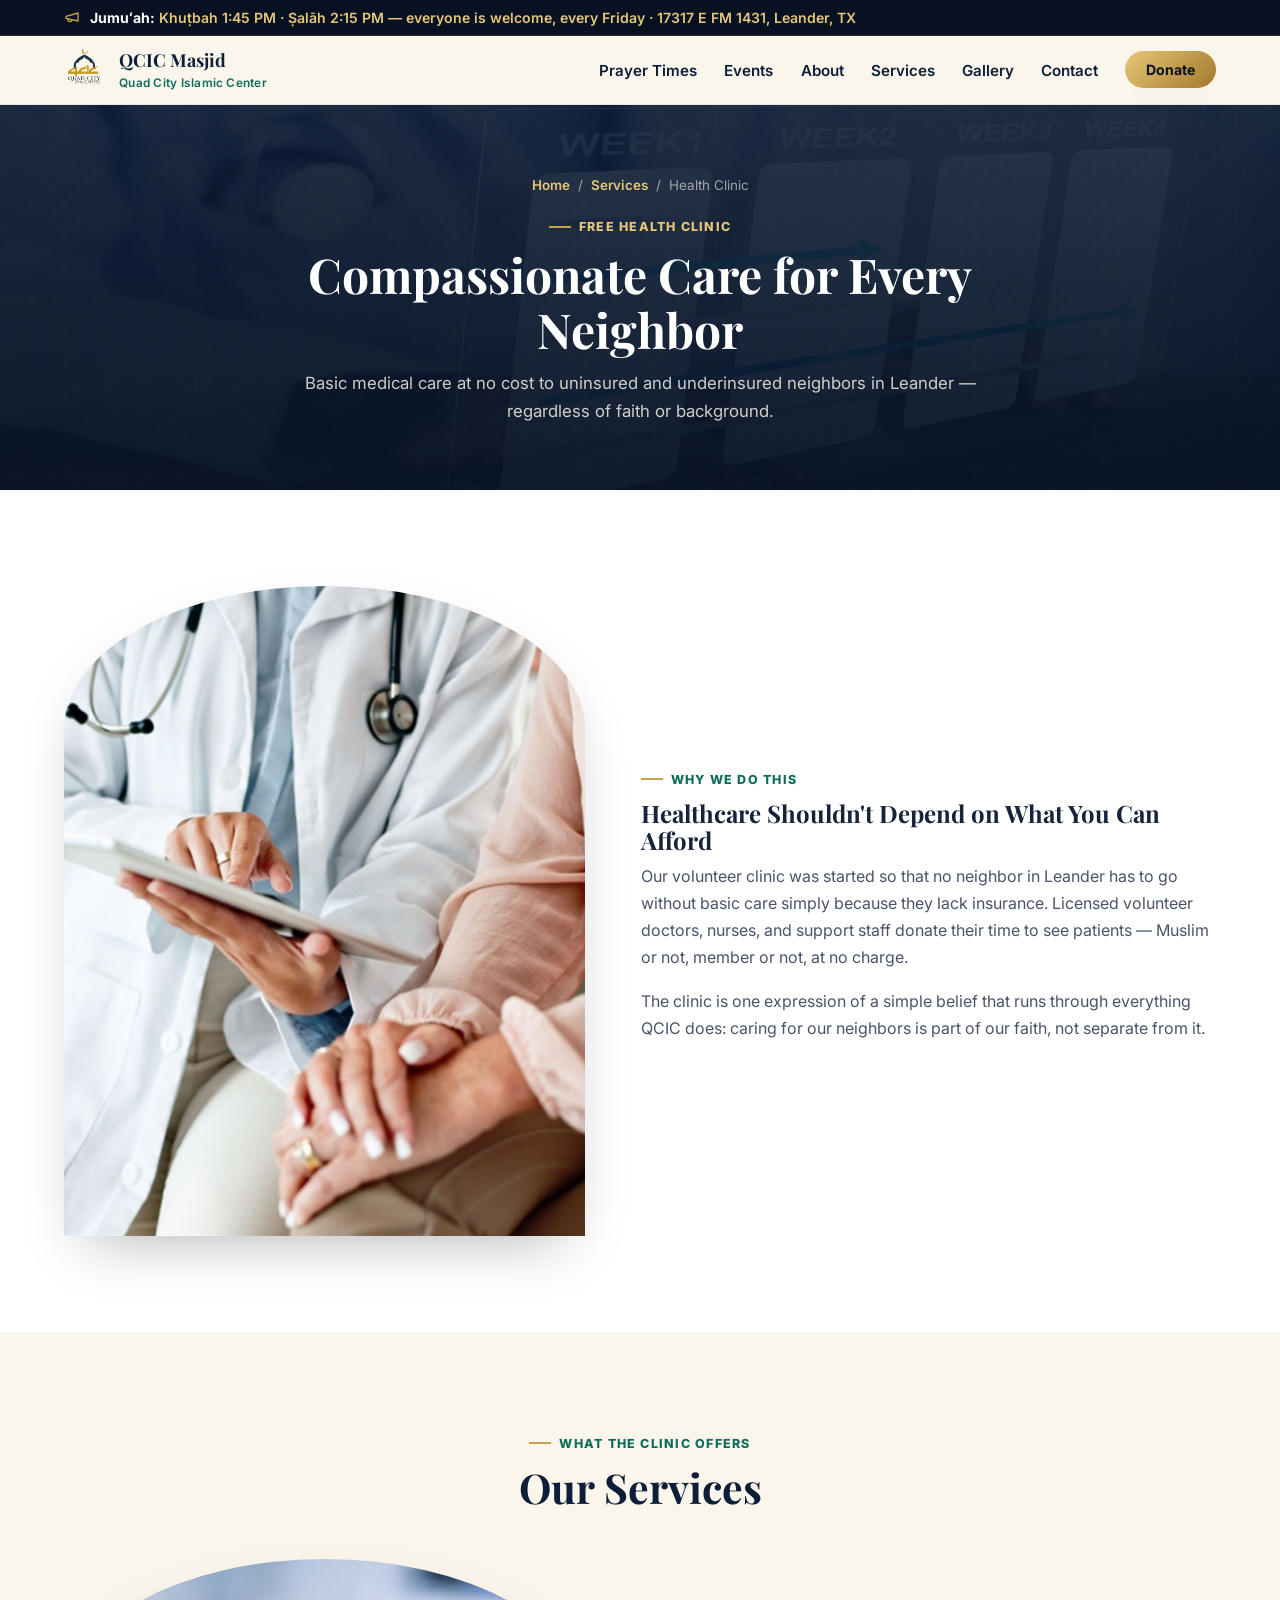
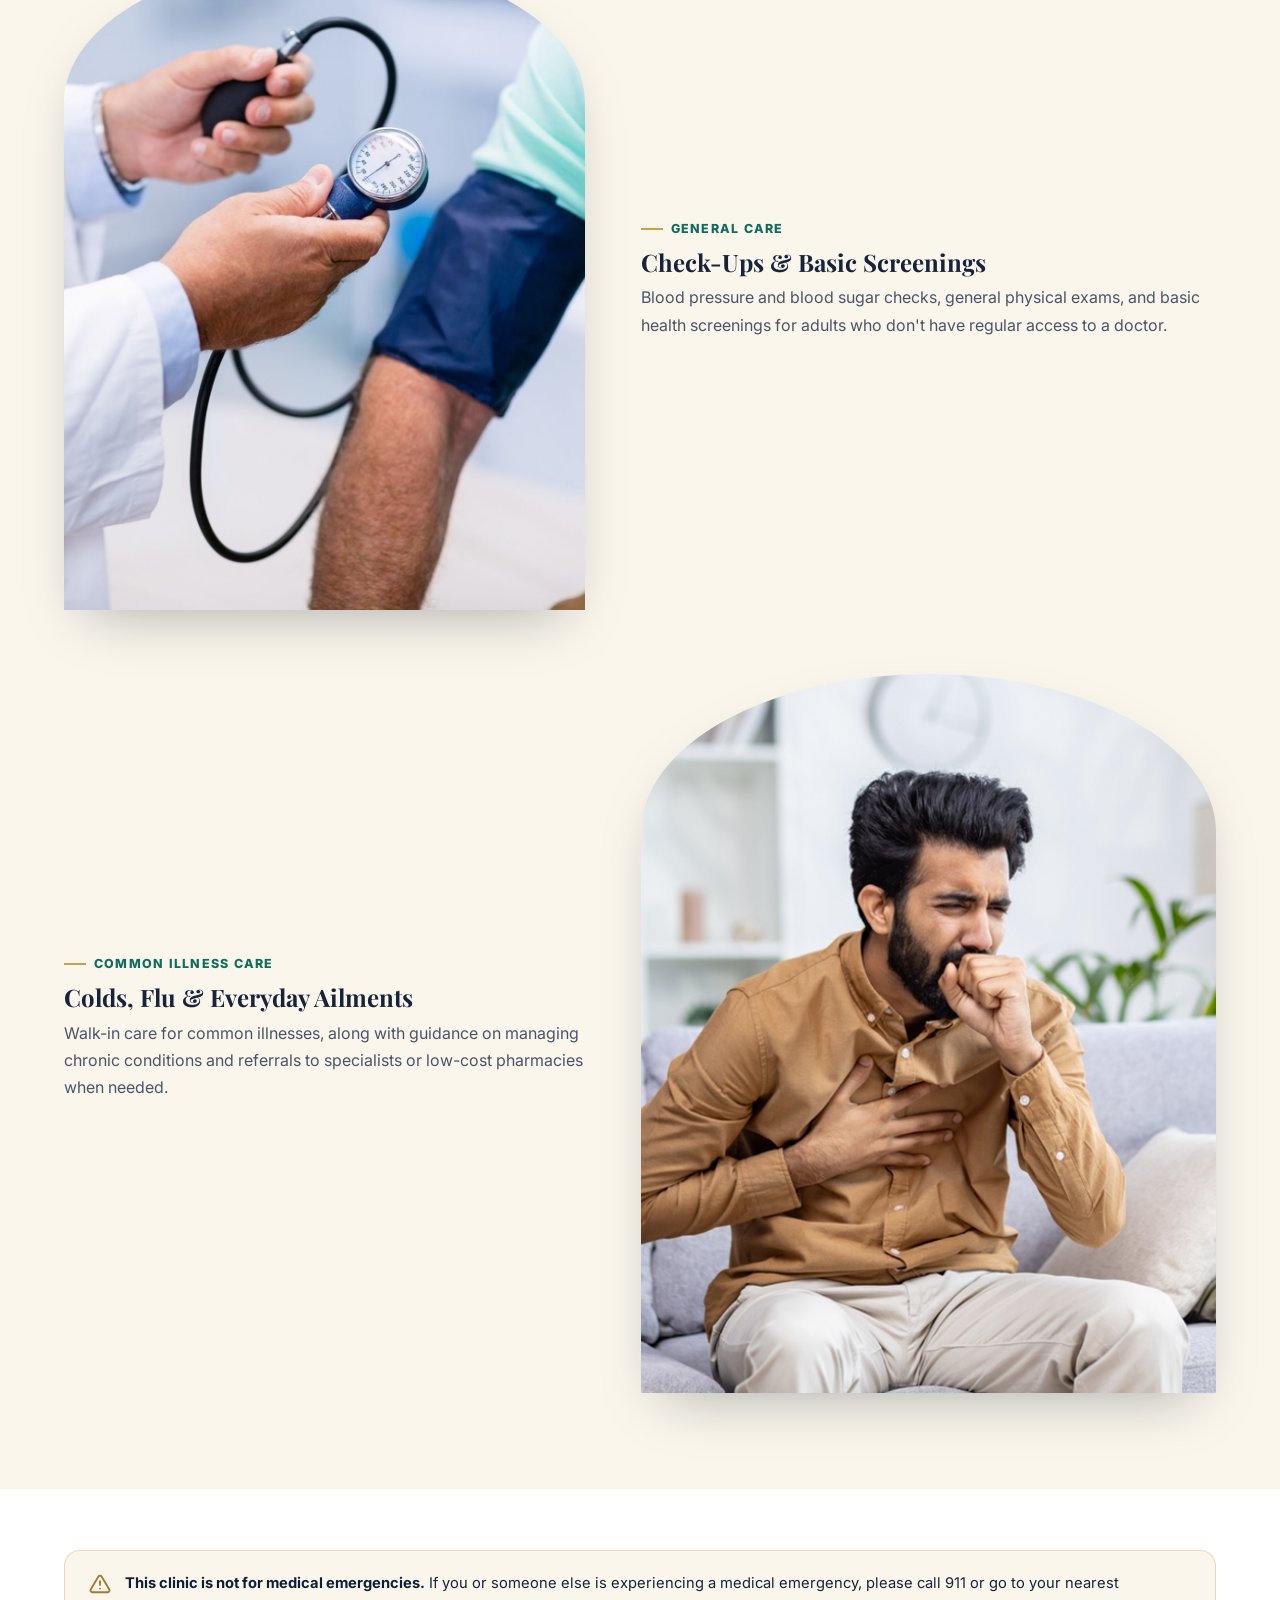
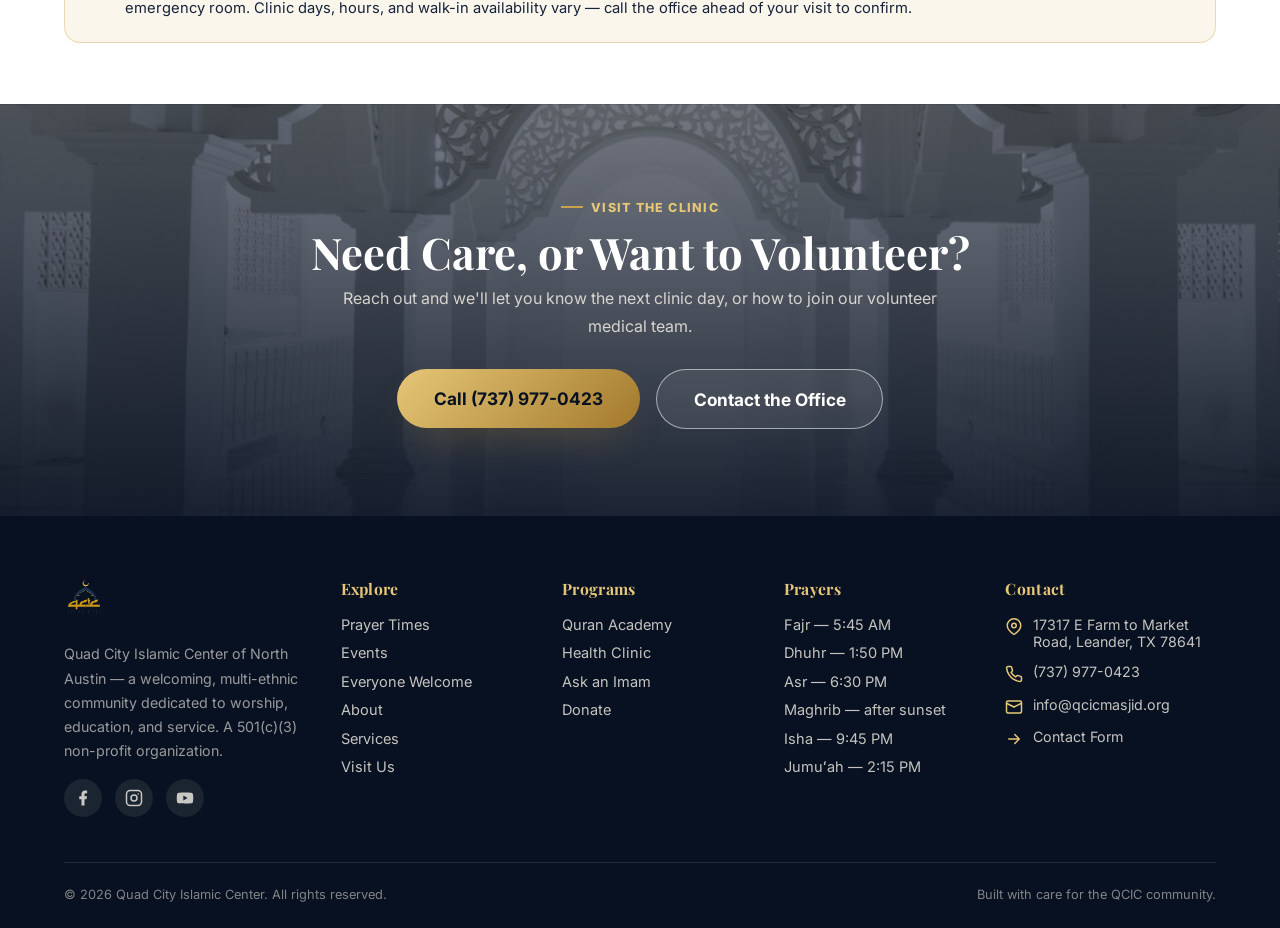
<file: health-clinic.html>
<!DOCTYPE html>
<html lang="en">
<head>
  <meta charset="UTF-8">
  <meta name="viewport" content="width=device-width, initial-scale=1.0">
  <title>Free Health Clinic | QCIC Masjid</title>
  <meta name="description" content="QCIC's volunteer-run health clinic offers free basic medical care to uninsured and underinsured neighbors in Leander, Texas — regardless of faith or background.">
  <meta name="theme-color" content="#0d1f38">
  <link rel="icon" href="assets/img/favicon.svg" type="image/svg+xml">
  <link rel="apple-touch-icon" href="assets/img/logo.png">

  <meta property="og:type" content="website">
  <meta property="og:title" content="Free Health Clinic | QCIC Masjid">
  <meta property="og:description" content="Free basic medical care for uninsured and underinsured neighbors in Leander, Texas — regardless of faith or background.">
  <meta property="og:image" content="assets/img/health-medical.jpg">

  <link rel="preconnect" href="https://fonts.googleapis.com">
  <link rel="preconnect" href="https://fonts.gstatic.com" crossorigin>
  <link href="https://fonts.googleapis.com/css2?family=Playfair+Display:ital,wght@0,500;0,600;0,700;0,800;1,600&family=Inter:wght@400;500;600;700;800&family=Amiri:wght@400;700&display=swap" rel="stylesheet">
  <link rel="stylesheet" href="assets/css/style.css">
</head>
<body>

  <!-- ============ Top bar ============ -->
  <div class="topbar">
    <div class="container">
      <svg viewBox="0 0 24 24" fill="none" stroke="currentColor" stroke-width="2" stroke-linecap="round" stroke-linejoin="round"><path d="M3 11l18-5v12L3 14v-3z"/><path d="M11.6 16.8a3 3 0 1 1-5.8-1.6"/></svg>
      <span><strong>Jumu&#699;ah:</strong> Khu&#7789;bah 1:45 PM &middot; &#7778;al&#257;h 2:15 PM &mdash; everyone is welcome, every Friday &middot; 17317 E FM 1431, Leander, TX</span>
    </div>
  </div>

  <!-- ============ Header ============ -->
  <header class="site-header">
    <nav class="nav container">
      <a class="brand" href="index.html">
        <img src="assets/img/logo.png" alt="QCIC Masjid logo">
        <div class="brand-text"><strong>QCIC Masjid</strong><span>Quad City Islamic Center</span></div>
      </a>
      <ul class="nav-links">
        <li><a href="index.html#prayers">Prayer Times</a></li>
        <li><a href="index.html#events">Events</a></li>
        <li><a href="about.html">About</a></li>
        <li><a href="index.html#services">Services</a></li>
        <li><a href="gallery.html">Gallery</a></li>
        <li><a href="contact.html">Contact</a></li>
        <li><a href="donate.html" class="btn btn--gold btn--sm">Donate</a></li>
      </ul>
      <button class="nav-toggle" aria-label="Toggle menu" aria-expanded="false"><span></span><span></span><span></span></button>
    </nav>
  </header>

  <!-- ============ Page hero ============ -->
  <section class="page-hero">
    <div class="page-hero-bg"></div>
    <div class="container page-hero-inner">
      <div class="breadcrumb"><a href="index.html">Home</a><span>/</span><a href="index.html#services">Services</a><span>/</span><span>Health Clinic</span></div>
      <span class="eyebrow">Free Health Clinic</span>
      <h1>Compassionate Care for Every Neighbor</h1>
      <p>Basic medical care at no cost to uninsured and underinsured neighbors in Leander &mdash; regardless of faith or background.</p>
    </div>
  </section>

  <!-- ============ Intro ============ -->
  <section class="section bg-white">
    <div class="container split">
      <div class="split-media reveal">
        <div class="arch-frame">
          <img src="assets/img/health-medical.jpg" alt="Volunteer medical care at the QCIC health clinic">
        </div>
      </div>
      <div class="split-body reveal" data-delay="1">
        <span class="eyebrow">Why We Do This</span>
        <h2>Healthcare Shouldn't Depend on What You Can Afford</h2>
        <p>Our volunteer clinic was started so that no neighbor in Leander has to go without basic care simply because they lack insurance. Licensed volunteer doctors, nurses, and support staff donate their time to see patients &mdash; Muslim or not, member or not, at no charge.</p>
        <p>The clinic is one expression of a simple belief that runs through everything QCIC does: caring for our neighbors is part of our faith, not separate from it.</p>
      </div>
    </div>
  </section>

  <!-- ============ Services ============ -->
  <section class="section bg-cream">
    <div class="container">
      <div class="section-head center reveal">
        <span class="eyebrow center">What the Clinic Offers</span>
        <h2>Our Services</h2>
      </div>

      <div class="split" style="margin-bottom: 4rem;">
        <div class="split-media reveal">
          <div class="arch-frame">
            <img src="assets/img/health-services.png" alt="General check-up services at the clinic">
          </div>
        </div>
        <div class="split-body reveal" data-delay="1">
          <span class="eyebrow">General Care</span>
          <h2>Check-Ups &amp; Basic Screenings</h2>
          <p>Blood pressure and blood sugar checks, general physical exams, and basic health screenings for adults who don't have regular access to a doctor.</p>
        </div>
      </div>

      <div class="split split--reverse">
        <div class="split-media reveal">
          <div class="arch-frame">
            <img src="assets/img/health-cough.png" alt="Cold, flu, and common illness care at the clinic">
          </div>
        </div>
        <div class="split-body reveal" data-delay="1">
          <span class="eyebrow">Common Illness Care</span>
          <h2>Colds, Flu &amp; Everyday Ailments</h2>
          <p>Walk-in care for common illnesses, along with guidance on managing chronic conditions and referrals to specialists or low-cost pharmacies when needed.</p>
        </div>
      </div>
    </div>
  </section>

  <!-- ============ Emergency notice ============ -->
  <section class="section section--tight bg-white">
    <div class="container">
      <div class="notice reveal">
        <svg viewBox="0 0 24 24" fill="none" stroke="currentColor" stroke-width="2" stroke-linecap="round" stroke-linejoin="round"><path d="M10.29 3.86L1.82 18a2 2 0 0 0 1.71 3h16.94a2 2 0 0 0 1.71-3L13.71 3.86a2 2 0 0 0-3.42 0z"/><line x1="12" y1="9" x2="12" y2="13"/><line x1="12" y1="17" x2="12.01" y2="17"/></svg>
        <p><strong>This clinic is not for medical emergencies.</strong> If you or someone else is experiencing a medical emergency, please call 911 or go to your nearest emergency room. Clinic days, hours, and walk-in availability vary &mdash; call the office ahead of your visit to confirm.</p>
      </div>
    </div>
  </section>

  <!-- ============ CTA ============ -->
  <section class="visit-section" id="visit">
    <div class="visit-bg"></div>
    <div class="container visit-inner reveal">
      <span class="eyebrow center">Visit the Clinic</span>
      <h2>Need Care, or Want to Volunteer?</h2>
      <p>Reach out and we'll let you know the next clinic day, or how to join our volunteer medical team.</p>
      <div class="cta-actions">
        <a href="tel:+17379770423" class="btn btn--gold btn--lg">Call (737) 977-0423</a>
        <a href="contact.html" class="btn btn--outline btn--lg">Contact the Office</a>
      </div>
    </div>
  </section>

  <!-- ============ Footer ============ -->
  <footer class="site-footer">
    <div class="container">
      <div class="footer-grid">
        <div class="footer-brand">
          <img src="assets/img/logo.png" alt="QCIC Masjid">
          <p>Quad City Islamic Center of North Austin — a welcoming, multi-ethnic community dedicated to worship, education, and service. A 501(c)(3) non-profit organization.</p>
          <div class="socials">
            <a href="https://www.facebook.com/" target="_blank" rel="noopener" aria-label="Facebook"><svg viewBox="0 0 24 24" fill="currentColor"><path d="M14 13.5h2.5l1-4H14v-2c0-1.03 0-2 2-2h1.5V2.14c-.326-.043-1.557-.14-2.857-.14C11.928 2 10 3.657 10 6.7v2.8H7v4h3V22h4v-8.5z"/></svg></a>
            <a href="https://www.instagram.com/" target="_blank" rel="noopener" aria-label="Instagram"><svg viewBox="0 0 24 24" fill="none" stroke="currentColor" stroke-width="2"><rect x="2" y="2" width="20" height="20" rx="5"/><circle cx="12" cy="12" r="4"/><circle cx="17.5" cy="6.5" r="1" fill="currentColor" stroke="none"/></svg></a>
            <a href="https://www.youtube.com/" target="_blank" rel="noopener" aria-label="YouTube"><svg viewBox="0 0 24 24" fill="currentColor"><path d="M23 12s0-3.5-.46-5.17a2.7 2.7 0 0 0-1.9-1.92C18.96 4.5 12 4.5 12 4.5s-6.96 0-8.64.41a2.7 2.7 0 0 0-1.9 1.92C1 8.5 1 12 1 12s0 3.5.46 5.17a2.7 2.7 0 0 0 1.9 1.92C5.04 19.5 12 19.5 12 19.5s6.96 0 8.64-.41a2.7 2.7 0 0 0 1.9-1.92C23 15.5 23 12 23 12zM9.75 15.27V8.73L15.5 12l-5.75 3.27z"/></svg></a>
          </div>
        </div>
        <div>
          <h4>Explore</h4>
          <div class="footer-links">
            <a href="index.html#prayers">Prayer Times</a>
            <a href="index.html#events">Events</a>
            <a href="index.html#welcome">Everyone Welcome</a>
            <a href="about.html">About</a>
            <a href="index.html#services">Services</a>
            <a href="index.html#visit">Visit Us</a>
          </div>
        </div>
        <div>
          <h4>Programs</h4>
          <div class="footer-links">
            <a href="quran-academy.html">Quran Academy</a>
            <a href="health-clinic.html">Health Clinic</a>
            <a href="ask-imam.html">Ask an Imam</a>
            <a href="donate.html">Donate</a>
          </div>
        </div>
        <div>
          <h4>Prayers</h4>
          <div class="footer-links">
            <span>Fajr — 5:45 AM</span>
            <span>Dhuhr — 1:50 PM</span>
            <span>Asr — 6:30 PM</span>
            <span>Maghrib — after sunset</span>
            <span>Isha — 9:45 PM</span>
            <span>Jumu&#699;ah — 2:15 PM</span>
          </div>
        </div>
        <div>
          <h4>Contact</h4>
          <ul class="footer-contact">
            <li><svg viewBox="0 0 24 24" fill="none" stroke="currentColor" stroke-width="2" stroke-linecap="round" stroke-linejoin="round"><path d="M21 10c0 6-9 12-9 12s-9-6-9-12a9 9 0 0 1 18 0z"/><circle cx="12" cy="10" r="3"/></svg><span>17317 E Farm to Market Road, Leander, TX 78641</span></li>
            <li><svg viewBox="0 0 24 24" fill="none" stroke="currentColor" stroke-width="2" stroke-linecap="round" stroke-linejoin="round"><path d="M22 16.92v3a2 2 0 0 1-2.18 2 19.8 19.8 0 0 1-8.63-3.07 19.5 19.5 0 0 1-6-6 19.8 19.8 0 0 1-3.07-8.67A2 2 0 0 1 4.11 2h3a2 2 0 0 1 2 1.72c.13.96.36 1.9.7 2.81a2 2 0 0 1-.45 2.11L8.09 9.91a16 16 0 0 0 6 6l1.27-1.27a2 2 0 0 1 2.11-.45c.9.34 1.85.57 2.81.7A2 2 0 0 1 22 16.92z"/></svg><a href="tel:+17379770423">(737) 977-0423</a></li>
            <li><svg viewBox="0 0 24 24" fill="none" stroke="currentColor" stroke-width="2" stroke-linecap="round" stroke-linejoin="round"><rect x="2" y="4" width="20" height="16" rx="2"/><path d="m22 7-10 5L2 7"/></svg><a href="mailto:info@qcicmasjid.org">info@qcicmasjid.org</a></li>
            <li><svg viewBox="0 0 24 24" fill="none" stroke="currentColor" stroke-width="2" stroke-linecap="round" stroke-linejoin="round"><path d="M5 12h14M13 6l6 6-6 6"/></svg><a href="contact.html">Contact Form</a></li>
          </ul>
        </div>
      </div>
      <div class="footer-bottom">
        <span>&copy; <span id="year">2026</span> Quad City Islamic Center. All rights reserved.</span>
        <span>Built with care for the QCIC community.</span>
      </div>
    </div>
  </footer>

  <script src="assets/js/main.js"></script>
</body>
</html>
</file>
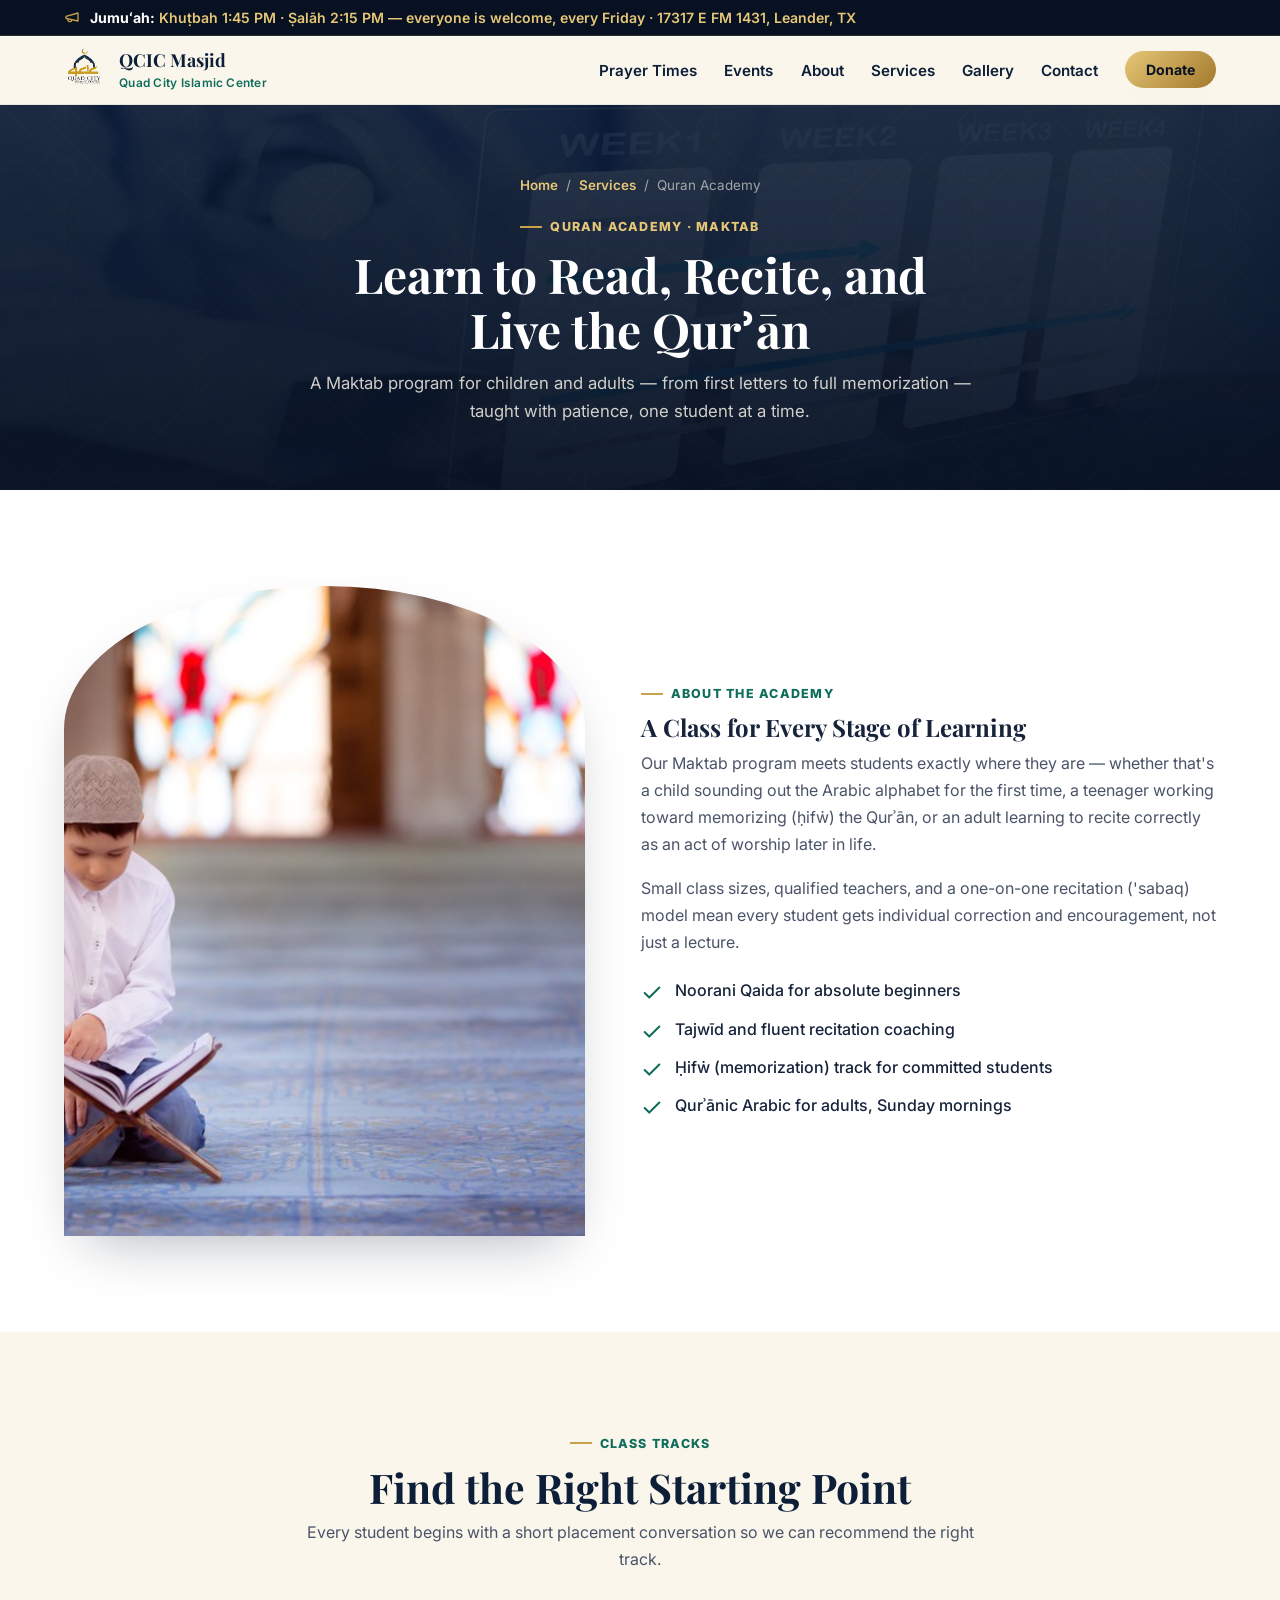
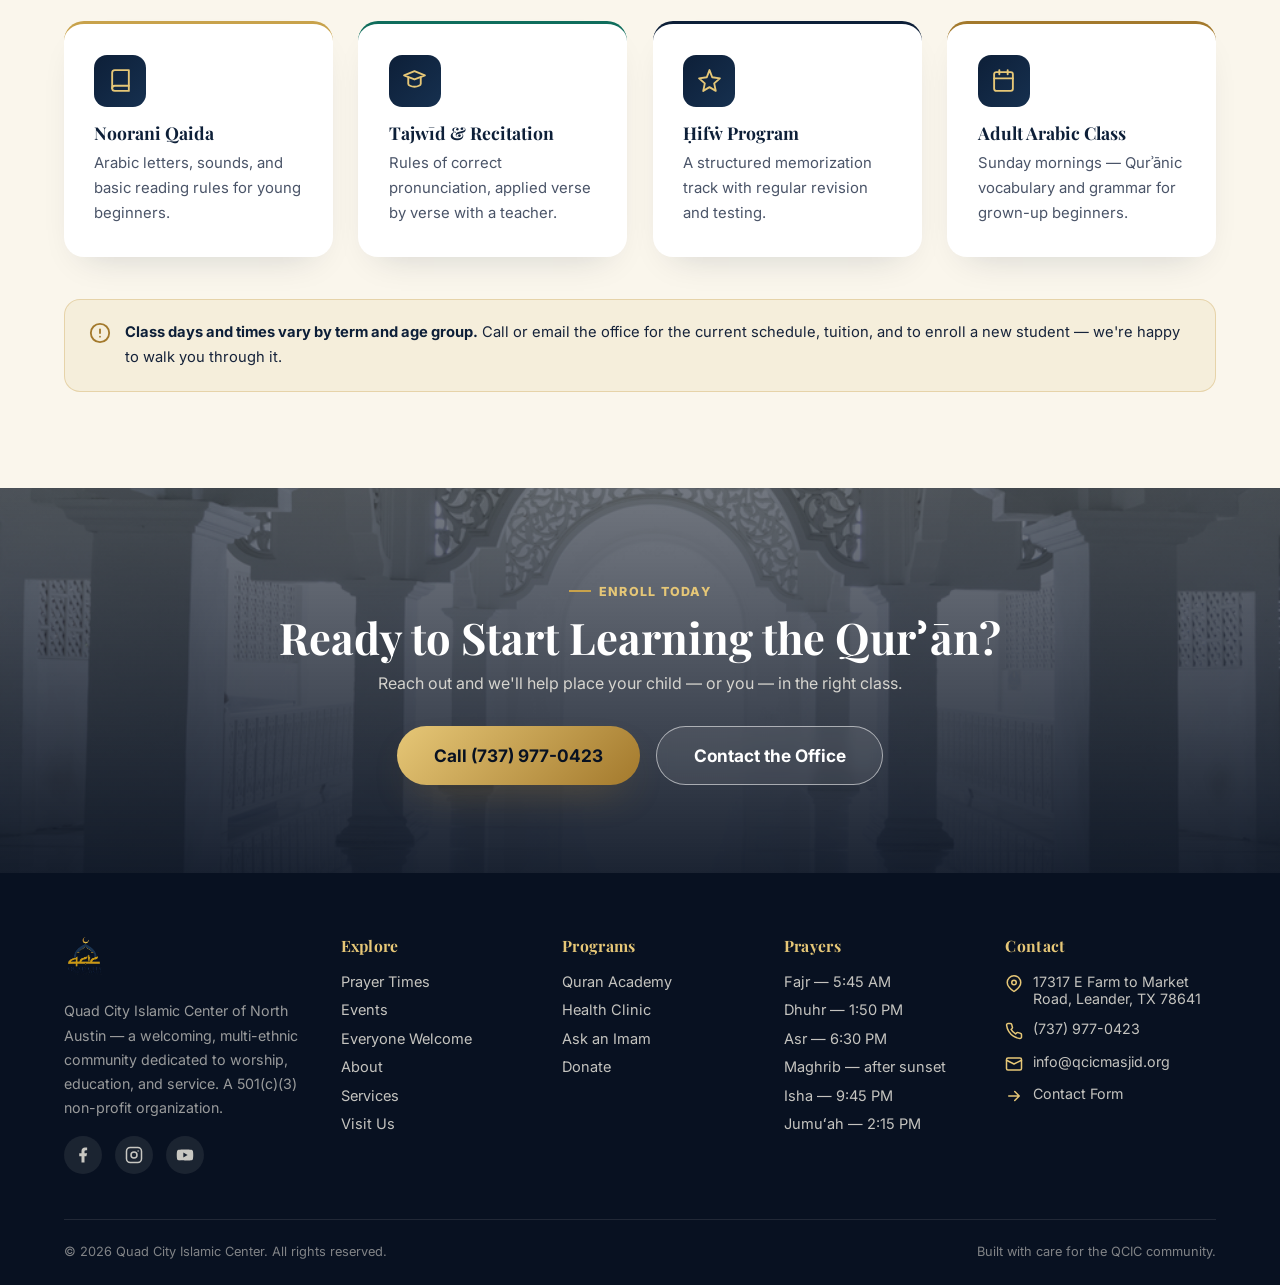
<file: quran-academy.html>
<!DOCTYPE html>
<html lang="en">
<head>
  <meta charset="UTF-8">
  <meta name="viewport" content="width=device-width, initial-scale=1.0">
  <title>Quran Academy | QCIC Masjid</title>
  <meta name="description" content="QCIC's Quran Academy (Maktab) teaches Qur'an recitation, tajwid, Hifz, and Arabic to children and adults in Leander, Texas.">
  <meta name="theme-color" content="#0d1f38">
  <link rel="icon" href="assets/img/favicon.svg" type="image/svg+xml">
  <link rel="apple-touch-icon" href="assets/img/logo.png">

  <meta property="og:type" content="website">
  <meta property="og:title" content="Quran Academy | QCIC Masjid">
  <meta property="og:description" content="Qur'an recitation, tajwid, Hifz, and Arabic classes for children and adults at QCIC Masjid in Leander, Texas.">
  <meta property="og:image" content="assets/img/learn-quran.jpg">

  <link rel="preconnect" href="https://fonts.googleapis.com">
  <link rel="preconnect" href="https://fonts.gstatic.com" crossorigin>
  <link href="https://fonts.googleapis.com/css2?family=Playfair+Display:ital,wght@0,500;0,600;0,700;0,800;1,600&family=Inter:wght@400;500;600;700;800&family=Amiri:wght@400;700&display=swap" rel="stylesheet">
  <link rel="stylesheet" href="assets/css/style.css">
</head>
<body>

  <!-- ============ Top bar ============ -->
  <div class="topbar">
    <div class="container">
      <svg viewBox="0 0 24 24" fill="none" stroke="currentColor" stroke-width="2" stroke-linecap="round" stroke-linejoin="round"><path d="M3 11l18-5v12L3 14v-3z"/><path d="M11.6 16.8a3 3 0 1 1-5.8-1.6"/></svg>
      <span><strong>Jumu&#699;ah:</strong> Khu&#7789;bah 1:45 PM &middot; &#7778;al&#257;h 2:15 PM &mdash; everyone is welcome, every Friday &middot; 17317 E FM 1431, Leander, TX</span>
    </div>
  </div>

  <!-- ============ Header ============ -->
  <header class="site-header">
    <nav class="nav container">
      <a class="brand" href="index.html">
        <img src="assets/img/logo.png" alt="QCIC Masjid logo">
        <div class="brand-text"><strong>QCIC Masjid</strong><span>Quad City Islamic Center</span></div>
      </a>
      <ul class="nav-links">
        <li><a href="index.html#prayers">Prayer Times</a></li>
        <li><a href="index.html#events">Events</a></li>
        <li><a href="about.html">About</a></li>
        <li><a href="index.html#services">Services</a></li>
        <li><a href="gallery.html">Gallery</a></li>
        <li><a href="contact.html">Contact</a></li>
        <li><a href="donate.html" class="btn btn--gold btn--sm">Donate</a></li>
      </ul>
      <button class="nav-toggle" aria-label="Toggle menu" aria-expanded="false"><span></span><span></span><span></span></button>
    </nav>
  </header>

  <!-- ============ Page hero ============ -->
  <section class="page-hero">
    <div class="page-hero-bg"></div>
    <div class="container page-hero-inner">
      <div class="breadcrumb"><a href="index.html">Home</a><span>/</span><a href="index.html#services">Services</a><span>/</span><span>Quran Academy</span></div>
      <span class="eyebrow">Quran Academy &middot; Maktab</span>
      <h1>Learn to Read, Recite, and Live the Qur&#702;&#257;n</h1>
      <p>A Maktab program for children and adults &mdash; from first letters to full memorization &mdash; taught with patience, one student at a time.</p>
    </div>
  </section>

  <!-- ============ Intro ============ -->
  <section class="section bg-white">
    <div class="container split">
      <div class="split-media reveal">
        <div class="arch-frame">
          <img src="assets/img/learn-quran.jpg" alt="Student learning to read the Qur'an">
        </div>
      </div>
      <div class="split-body reveal" data-delay="1">
        <span class="eyebrow">About the Academy</span>
        <h2>A Class for Every Stage of Learning</h2>
        <p>Our Maktab program meets students exactly where they are &mdash; whether that's a child sounding out the Arabic alphabet for the first time, a teenager working toward memorizing (&#7717;if&#7815;) the Qur&#702;&#257;n, or an adult learning to recite correctly as an act of worship later in life.</p>
        <p>Small class sizes, qualified teachers, and a one-on-one recitation ('sabaq) model mean every student gets individual correction and encouragement, not just a lecture.</p>
        <ul class="checklist">
          <li><svg viewBox="0 0 24 24" fill="none" stroke="currentColor" stroke-width="2.2" stroke-linecap="round" stroke-linejoin="round"><path d="M20 6L9 17l-5-5"/></svg><span>Noorani Qaida for absolute beginners</span></li>
          <li><svg viewBox="0 0 24 24" fill="none" stroke="currentColor" stroke-width="2.2" stroke-linecap="round" stroke-linejoin="round"><path d="M20 6L9 17l-5-5"/></svg><span>Tajw&#299;d and fluent recitation coaching</span></li>
          <li><svg viewBox="0 0 24 24" fill="none" stroke="currentColor" stroke-width="2.2" stroke-linecap="round" stroke-linejoin="round"><path d="M20 6L9 17l-5-5"/></svg><span>&#7716;if&#7815; (memorization) track for committed students</span></li>
          <li><svg viewBox="0 0 24 24" fill="none" stroke="currentColor" stroke-width="2.2" stroke-linecap="round" stroke-linejoin="round"><path d="M20 6L9 17l-5-5"/></svg><span>Qur&#702;&#257;nic Arabic for adults, Sunday mornings</span></li>
        </ul>
      </div>
    </div>
  </section>

  <!-- ============ Class tracks ============ -->
  <section class="section bg-cream">
    <div class="container">
      <div class="section-head center reveal">
        <span class="eyebrow center">Class Tracks</span>
        <h2>Find the Right Starting Point</h2>
        <p>Every student begins with a short placement conversation so we can recommend the right track.</p>
      </div>
      <div class="grid grid-4">
        <article class="feature reveal">
          <div class="ic"><svg viewBox="0 0 24 24" fill="none" stroke="currentColor" stroke-width="1.8" stroke-linecap="round" stroke-linejoin="round"><path d="M4 19.5A2.5 2.5 0 0 1 6.5 17H20"/><path d="M6.5 2H20v20H6.5A2.5 2.5 0 0 1 4 19.5v-15A2.5 2.5 0 0 1 6.5 2z"/></svg></div>
          <h3>Noorani Qaida</h3>
          <p>Arabic letters, sounds, and basic reading rules for young beginners.</p>
        </article>
        <article class="feature reveal" data-delay="1">
          <div class="ic"><svg viewBox="0 0 24 24" fill="none" stroke="currentColor" stroke-width="1.8" stroke-linecap="round" stroke-linejoin="round"><path d="M2 7l10-4 10 4-10 4L2 7z"/><path d="M6 9v6c0 1.5 2.7 3 6 3s6-1.5 6-3V9"/></svg></div>
          <h3>Tajw&#299;d &amp; Recitation</h3>
          <p>Rules of correct pronunciation, applied verse by verse with a teacher.</p>
        </article>
        <article class="feature reveal" data-delay="2">
          <div class="ic"><svg viewBox="0 0 24 24" fill="none" stroke="currentColor" stroke-width="1.8" stroke-linecap="round" stroke-linejoin="round"><path d="M12 2l2.6 6.9L22 10l-5.5 4.8L18 22l-6-3.6L6 22l1.5-7.2L2 10l7.4-1.1z"/></svg></div>
          <h3>&#7716;if&#7815; Program</h3>
          <p>A structured memorization track with regular revision and testing.</p>
        </article>
        <article class="feature reveal" data-delay="3">
          <div class="ic"><svg viewBox="0 0 24 24" fill="none" stroke="currentColor" stroke-width="1.8" stroke-linecap="round" stroke-linejoin="round"><rect x="3" y="4" width="18" height="18" rx="2"/><path d="M16 2v4M8 2v4M3 10h18"/></svg></div>
          <h3>Adult Arabic Class</h3>
          <p>Sunday mornings &mdash; Qur&#702;&#257;nic vocabulary and grammar for grown-up beginners.</p>
        </article>
      </div>

      <div class="notice reveal" style="margin-top: 2.6rem;">
        <svg viewBox="0 0 24 24" fill="none" stroke="currentColor" stroke-width="2" stroke-linecap="round" stroke-linejoin="round"><circle cx="12" cy="12" r="10"/><line x1="12" y1="8" x2="12" y2="12"/><line x1="12" y1="16" x2="12.01" y2="16"/></svg>
        <p><strong>Class days and times vary by term and age group.</strong> Call or email the office for the current schedule, tuition, and to enroll a new student &mdash; we're happy to walk you through it.</p>
      </div>
    </div>
  </section>

  <!-- ============ CTA ============ -->
  <section class="visit-section" id="visit">
    <div class="visit-bg"></div>
    <div class="container visit-inner reveal">
      <span class="eyebrow center">Enroll Today</span>
      <h2>Ready to Start Learning the Qur&#702;&#257;n?</h2>
      <p>Reach out and we'll help place your child &mdash; or you &mdash; in the right class.</p>
      <div class="cta-actions">
        <a href="tel:+17379770423" class="btn btn--gold btn--lg">Call (737) 977-0423</a>
        <a href="contact.html" class="btn btn--outline btn--lg">Contact the Office</a>
      </div>
    </div>
  </section>

  <!-- ============ Footer ============ -->
  <footer class="site-footer">
    <div class="container">
      <div class="footer-grid">
        <div class="footer-brand">
          <img src="assets/img/logo.png" alt="QCIC Masjid">
          <p>Quad City Islamic Center of North Austin — a welcoming, multi-ethnic community dedicated to worship, education, and service. A 501(c)(3) non-profit organization.</p>
          <div class="socials">
            <a href="https://www.facebook.com/" target="_blank" rel="noopener" aria-label="Facebook"><svg viewBox="0 0 24 24" fill="currentColor"><path d="M14 13.5h2.5l1-4H14v-2c0-1.03 0-2 2-2h1.5V2.14c-.326-.043-1.557-.14-2.857-.14C11.928 2 10 3.657 10 6.7v2.8H7v4h3V22h4v-8.5z"/></svg></a>
            <a href="https://www.instagram.com/" target="_blank" rel="noopener" aria-label="Instagram"><svg viewBox="0 0 24 24" fill="none" stroke="currentColor" stroke-width="2"><rect x="2" y="2" width="20" height="20" rx="5"/><circle cx="12" cy="12" r="4"/><circle cx="17.5" cy="6.5" r="1" fill="currentColor" stroke="none"/></svg></a>
            <a href="https://www.youtube.com/" target="_blank" rel="noopener" aria-label="YouTube"><svg viewBox="0 0 24 24" fill="currentColor"><path d="M23 12s0-3.5-.46-5.17a2.7 2.7 0 0 0-1.9-1.92C18.96 4.5 12 4.5 12 4.5s-6.96 0-8.64.41a2.7 2.7 0 0 0-1.9 1.92C1 8.5 1 12 1 12s0 3.5.46 5.17a2.7 2.7 0 0 0 1.9 1.92C5.04 19.5 12 19.5 12 19.5s6.96 0 8.64-.41a2.7 2.7 0 0 0 1.9-1.92C23 15.5 23 12 23 12zM9.75 15.27V8.73L15.5 12l-5.75 3.27z"/></svg></a>
          </div>
        </div>
        <div>
          <h4>Explore</h4>
          <div class="footer-links">
            <a href="index.html#prayers">Prayer Times</a>
            <a href="index.html#events">Events</a>
            <a href="index.html#welcome">Everyone Welcome</a>
            <a href="about.html">About</a>
            <a href="index.html#services">Services</a>
            <a href="index.html#visit">Visit Us</a>
          </div>
        </div>
        <div>
          <h4>Programs</h4>
          <div class="footer-links">
            <a href="quran-academy.html">Quran Academy</a>
            <a href="health-clinic.html">Health Clinic</a>
            <a href="ask-imam.html">Ask an Imam</a>
            <a href="donate.html">Donate</a>
          </div>
        </div>
        <div>
          <h4>Prayers</h4>
          <div class="footer-links">
            <span>Fajr — 5:45 AM</span>
            <span>Dhuhr — 1:50 PM</span>
            <span>Asr — 6:30 PM</span>
            <span>Maghrib — after sunset</span>
            <span>Isha — 9:45 PM</span>
            <span>Jumu&#699;ah — 2:15 PM</span>
          </div>
        </div>
        <div>
          <h4>Contact</h4>
          <ul class="footer-contact">
            <li><svg viewBox="0 0 24 24" fill="none" stroke="currentColor" stroke-width="2" stroke-linecap="round" stroke-linejoin="round"><path d="M21 10c0 6-9 12-9 12s-9-6-9-12a9 9 0 0 1 18 0z"/><circle cx="12" cy="10" r="3"/></svg><span>17317 E Farm to Market Road, Leander, TX 78641</span></li>
            <li><svg viewBox="0 0 24 24" fill="none" stroke="currentColor" stroke-width="2" stroke-linecap="round" stroke-linejoin="round"><path d="M22 16.92v3a2 2 0 0 1-2.18 2 19.8 19.8 0 0 1-8.63-3.07 19.5 19.5 0 0 1-6-6 19.8 19.8 0 0 1-3.07-8.67A2 2 0 0 1 4.11 2h3a2 2 0 0 1 2 1.72c.13.96.36 1.9.7 2.81a2 2 0 0 1-.45 2.11L8.09 9.91a16 16 0 0 0 6 6l1.27-1.27a2 2 0 0 1 2.11-.45c.9.34 1.85.57 2.81.7A2 2 0 0 1 22 16.92z"/></svg><a href="tel:+17379770423">(737) 977-0423</a></li>
            <li><svg viewBox="0 0 24 24" fill="none" stroke="currentColor" stroke-width="2" stroke-linecap="round" stroke-linejoin="round"><rect x="2" y="4" width="20" height="16" rx="2"/><path d="m22 7-10 5L2 7"/></svg><a href="mailto:info@qcicmasjid.org">info@qcicmasjid.org</a></li>
            <li><svg viewBox="0 0 24 24" fill="none" stroke="currentColor" stroke-width="2" stroke-linecap="round" stroke-linejoin="round"><path d="M5 12h14M13 6l6 6-6 6"/></svg><a href="contact.html">Contact Form</a></li>
          </ul>
        </div>
      </div>
      <div class="footer-bottom">
        <span>&copy; <span id="year">2026</span> Quad City Islamic Center. All rights reserved.</span>
        <span>Built with care for the QCIC community.</span>
      </div>
    </div>
  </footer>

  <script src="assets/js/main.js"></script>
</body>
</html>
</file>
<file: assets/css/style.css>
/* =========================================================
   QCIC Masjid — "Open Doors, Open Hearts"
   A refined, jewel-toned design language drawn from the
   masjid's own navy/gold identity and mosaic-tile interiors.
   ========================================================= */
:root {
  --navy: #0d1f38;
  --navy-deep: #081121;
  --navy-mid: #16304f;
  --gold: #c8a24b;
  --gold-light: #e6c777;
  --gold-deep: #a3792c;
  --teal: #0f6d5c;
  --teal-light: #1b8a73;
  --cream: #faf6ec;
  --cream-deep: #f2ead8;
  --white: #ffffff;
  --ink: #16233a;
  --ink-soft: #4a5468;
  --shadow: 0 24px 60px -24px rgba(8, 17, 33, 0.35);
  --shadow-gold: 0 18px 40px -18px rgba(163, 121, 44, 0.45);
  --radius: 20px;
  --container: 1200px;
  --arch: 50% 50% 0 0 / 22% 22% 0 0;
}

* { box-sizing: border-box; }
html { scroll-behavior: smooth; }
body {
  margin: 0;
  font-family: "Inter", system-ui, -apple-system, sans-serif;
  color: var(--ink);
  background: var(--cream);
  overflow-x: hidden;
}
h1, h2, h3, h4 { font-family: "Playfair Display", Georgia, serif; margin: 0 0 .5rem; line-height: 1.15; font-weight: 700; }
p { margin: 0 0 1rem; line-height: 1.7; color: var(--ink-soft); }
a { color: inherit; text-decoration: none; }
img { max-width: 100%; display: block; }
.container { max-width: var(--container); margin: 0 auto; padding: 0 24px; }

::selection { background: var(--gold); color: var(--navy); }

/* ---- Repeating geometric texture, used as a subtle overlay ---- */
.pattern-overlay {
  position: absolute; inset: 0;
  background-image: url("../img/pattern.svg");
  background-size: 120px 120px;
  opacity: .5;
  pointer-events: none;
}

/* ---- Buttons ---- */
.btn {
  display: inline-flex; align-items: center; gap: .55rem;
  padding: 1rem 1.9rem; border-radius: 999px; font-weight: 700;
  font-size: 1rem; border: none; cursor: pointer;
  transition: transform .2s ease, box-shadow .2s ease, filter .2s ease, background .2s ease;
  white-space: nowrap;
}
.btn:hover { transform: translateY(-3px); }
.btn svg { width: 19px; height: 19px; }
.btn--gold {
  background: linear-gradient(135deg, var(--gold-light), var(--gold-deep));
  color: var(--navy-deep);
  box-shadow: var(--shadow-gold);
}
.btn--gold:hover { filter: brightness(1.06); }
.btn--teal {
  background: linear-gradient(135deg, var(--teal-light), var(--teal));
  color: var(--white);
  box-shadow: 0 18px 40px -18px rgba(15, 109, 92, .55);
}
.btn--outline {
  background: rgba(255,255,255,.08);
  color: var(--white);
  border: 1.5px solid rgba(255,255,255,.55);
  backdrop-filter: blur(6px);
}
.btn--outline:hover { background: rgba(255,255,255,.16); }
.btn--outline-navy {
  background: transparent;
  color: var(--navy);
  border: 1.5px solid rgba(13,31,56,.35);
}
.btn--outline-navy:hover { border-color: var(--navy); background: rgba(13,31,56,.04); }
.btn--lg { padding: 1.15rem 2.3rem; font-size: 1.08rem; }
.btn--sm { padding: .65rem 1.3rem; font-size: .88rem; }

/* ---- Top bar ---- */
.topbar {
  background: var(--navy-deep);
  color: var(--gold-light);
  font-size: .88rem; font-weight: 600;
  padding: .55rem 0;
  border-bottom: 1px solid rgba(230,199,119,.15);
}
.topbar .container { display: flex; align-items: center; gap: .6rem; flex-wrap: wrap; }
.topbar svg { width: 16px; height: 16px; flex: none; color: var(--gold); }
.topbar strong { color: var(--white); }

/* ---- Header ---- */
.site-header {
  position: sticky; top: 0; z-index: 50;
  border-bottom: 1px solid rgba(13,31,56,.07);
}
.site-header::before {
  content: "";
  position: absolute; inset: 0; z-index: -1;
  background: rgba(250, 246, 236, .92);
  backdrop-filter: blur(10px);
}
.nav { display: flex; align-items: center; justify-content: space-between; padding: .75rem 24px; }
.brand { display: flex; align-items: center; gap: .7rem; }
.brand img { height: 44px; width: 44px; border-radius: 10px; }
.brand-text strong { display: block; font-family: "Playfair Display", serif; font-size: 1.12rem; color: var(--navy); }
.brand-text span { font-size: .74rem; color: var(--teal); font-weight: 600; letter-spacing: .02em; }
.nav-links { list-style: none; display: flex; align-items: center; gap: 1.7rem; margin: 0; padding: 0; }
.nav-links a:not(.btn) { font-weight: 600; font-size: .95rem; color: var(--navy); position: relative; }
.nav-links a:not(.btn)::after {
  content: ""; position: absolute; left: 0; right: 0; bottom: -6px; height: 2px;
  background: var(--gold); transform: scaleX(0); transform-origin: left;
  transition: transform .25s ease;
}
.nav-links a:not(.btn):hover::after { transform: scaleX(1); }
.nav-links a:not(.btn):hover { color: var(--gold-deep); }
.nav-toggle { display: none; background: none; border: none; cursor: pointer; padding: .4rem; }
.nav-toggle span { display: block; width: 25px; height: 2.5px; background: var(--navy); margin: 5px 0; border-radius: 2px; }

/* ---- Hero ---- */
.hero {
  position: relative;
  padding: 7rem 0 8.5rem;
  color: var(--white);
  overflow: hidden;
  background: var(--navy-deep);
}
.hero-bg {
  position: absolute; inset: 0;
  background-image: linear-gradient(180deg, rgba(8,17,33,.72) 0%, rgba(8,17,33,.88) 55%, var(--navy-deep) 100%), url("../img/texture-bg.jpg");
  background-size: cover;
  background-position: center 30%;
}
.hero-bg::after {
  content: "";
  position: absolute; inset: 0;
  background-image: url("../img/pattern.svg");
  background-size: 140px 140px;
  opacity: .18;
  mix-blend-mode: overlay;
}
.hero-inner { position: relative; display: grid; grid-template-columns: 1.15fr .85fr; gap: 3.5rem; align-items: center; }
.hero-content--centered { grid-column: 1 / -1; max-width: 760px; margin: 0 auto; text-align: center; }
.hero-content--centered .lead { margin-left: auto; margin-right: auto; }
.hero-content--centered .hero-actions,
.hero-content--centered .hero-stats { justify-content: center; }
.hero-badge {
  display: inline-flex; align-items: center; gap: .5rem;
  background: rgba(230,199,119,.12); border: 1px solid rgba(230,199,119,.4);
  padding: .5rem 1.1rem; border-radius: 999px; font-size: .84rem; font-weight: 700;
  letter-spacing: .02em; color: var(--gold-light);
  margin-bottom: 1.6rem;
}
.hero h1 { font-size: clamp(2.5rem, 4.8vw, 3.9rem); color: var(--white); }
.hero h1 .hl { color: var(--gold-light); font-style: italic; }
.hero .lead { font-size: 1.2rem; max-width: 560px; color: rgba(250,246,236,.85); }
.hero-actions { display: flex; gap: 1rem; flex-wrap: wrap; margin: 1.9rem 0 2.4rem; }
.hero-stats { display: flex; gap: 2.4rem; flex-wrap: wrap; }
.hero-stats .stat strong { display: block; font-size: 1.65rem; font-family: "Playfair Display", serif; color: var(--gold-light); }
.hero-stats .stat span { font-size: .84rem; color: rgba(250,246,236,.75); }

.hero-card {
  background: var(--cream); color: var(--ink);
  border-radius: var(--radius); padding: 1.9rem;
  box-shadow: 0 30px 70px -26px rgba(0,0,0,.55);
  border: 1px solid rgba(230,199,119,.4);
}
.hero-card h3 { display: flex; align-items: center; justify-content: space-between; font-size: 1.02rem; color: var(--navy); }
.hero-card .tag { background: var(--teal); color: #fff; font-size: .68rem; padding: .28rem .65rem; border-radius: 999px; font-family: "Inter"; font-weight: 700; letter-spacing: .03em; }
.next-prayer-time { font-size: 2.7rem; font-weight: 800; font-family: "Playfair Display", serif; color: var(--gold-deep); }
.next-prayer-sub { font-size: .88rem; color: var(--ink-soft); margin-bottom: 1.3rem; }
.mini-times { display: grid; grid-template-columns: repeat(3, 1fr); gap: .65rem; }
.mini-times div { background: var(--white); border: 1px solid rgba(13,31,56,.06); border-radius: 12px; padding: .6rem; text-align: center; }
.mini-times span { display: block; font-size: .7rem; color: #8a8f9c; font-weight: 600; }
.mini-times strong { font-size: 1.02rem; color: var(--navy); }

/* ---- Skyline divider (arcade of arches) ---- */
.skyline { position: relative; line-height: 0; }
.skyline svg { display: block; width: 100%; height: auto; }
.skyline.to-cream { background: var(--navy-deep); }
.skyline.to-cream svg path { fill: var(--cream); }
.skyline.to-navy { background: var(--cream); }
.skyline.to-navy svg path { fill: var(--navy-deep); }

/* ---- Section basics ---- */
.section { padding: 6rem 0; }
.section--tight { padding: 3.8rem 0; }
.bg-white { background: var(--white); }
.bg-cream { background: var(--cream); }
.bg-navy { background: var(--navy-deep); color: rgba(250,246,236,.92); position: relative; }
.bg-navy p { color: rgba(250,246,236,.72); }
.bg-navy::before {
  content: ""; position: absolute; inset: 0;
  background-image: url("../img/pattern.svg"); background-size: 130px 130px; opacity: .12;
}
.section-head { max-width: 700px; margin: 0 auto 3rem; }
.section-head.center { text-align: center; }
.section-head.left { margin-left: 0; }
.eyebrow {
  display: inline-flex; align-items: center; gap: .5rem;
  font-weight: 800; letter-spacing: .1em; text-transform: uppercase;
  font-size: .78rem; color: var(--teal); margin-bottom: .8rem;
}
.eyebrow::before { content: ""; width: 22px; height: 2px; background: var(--gold); display: inline-block; }
.eyebrow.center { justify-content: center; }
.section-head h2 { font-size: clamp(1.8rem, 3.2vw, 2.6rem); color: var(--navy); }
.bg-navy .eyebrow { color: var(--gold-light); }
.bg-navy .section-head h2 { color: var(--white); }

/* ---- Everyone-welcome band ---- */
.welcome-band { position: relative; overflow: hidden; }
.welcome-grid { display: grid; grid-template-columns: repeat(4, 1fr); gap: 1.5rem; position: relative; }
.welcome-card {
  background: rgba(250,246,236,.04);
  border: 1px solid rgba(230,199,119,.22);
  border-radius: var(--radius);
  padding: 2rem 1.6rem;
  transition: transform .25s ease, border-color .25s ease, background .25s ease;
}
.welcome-card:hover { transform: translateY(-6px); border-color: rgba(230,199,119,.55); background: rgba(250,246,236,.07); }
.welcome-card .ic {
  width: 50px; height: 50px; border-radius: 50%;
  background: linear-gradient(135deg, var(--gold-light), var(--gold-deep));
  display: flex; align-items: center; justify-content: center; margin-bottom: 1.2rem;
  color: var(--navy-deep);
}
.welcome-card .ic svg { width: 24px; height: 24px; }
.welcome-card h3 { font-size: 1.12rem; color: var(--white); }
.welcome-card p { font-size: .93rem; margin-bottom: 0; }
.welcome-quote {
  margin-top: 3.2rem; padding-top: 3rem; border-top: 1px solid rgba(230,199,119,.18);
  text-align: center; position: relative;
}
.welcome-quote blockquote {
  font-family: "Playfair Display", serif; font-style: italic; font-size: 1.35rem;
  color: var(--gold-light); max-width: 760px; margin: 0 auto 1rem; line-height: 1.55;
}
.welcome-quote cite { color: rgba(250,246,236,.65); font-style: normal; font-size: .88rem; }

/* ---- Prayer grid ---- */
.prayer-grid { display: grid; grid-template-columns: repeat(6, 1fr); gap: 1rem; }
.prayer-card {
  background: var(--white); border-radius: 18px; padding: 1.5rem 1rem; text-align: center;
  box-shadow: 0 14px 34px -20px rgba(13,31,56,.22);
  border: 2px solid transparent;
  transition: transform .2s ease, border-color .2s ease;
}
.prayer-card:hover { transform: translateY(-6px); }
.prayer-card img { width: 42px; height: 42px; margin: 0 auto .7rem; }
.prayer-card h4 { font-size: 1.02rem; margin-bottom: .3rem; color: var(--navy); }
.prayer-card .iqamah { font-weight: 800; font-size: 1.2rem; color: var(--teal); }
.prayer-card .adhan { font-size: .78rem; color: #8a8f9c; }
.prayer-card.is-next { border-color: var(--gold); background: linear-gradient(160deg, #fff, #fff8e8); }
.prayer-note { text-align: center; font-size: .85rem; color: #8a8f9c; margin-top: 1.6rem; }

/* ---- Highlights / cards ---- */
.grid { display: grid; gap: 1.6rem; }
.grid-3 { grid-template-columns: repeat(3, 1fr); }
.grid-4 { grid-template-columns: repeat(4, 1fr); }

/* ---- Event / program cards ---- */
.event-grid { display: grid; grid-template-columns: repeat(3, 1fr); gap: 1.6rem; }
.event-card {
  background: var(--white); border-radius: var(--radius); padding: 2rem 1.8rem;
  box-shadow: 0 16px 40px -22px rgba(13,31,56,.25);
  border-bottom: 4px solid var(--gold);
  transition: transform .22s ease, box-shadow .22s ease;
  position: relative;
}
.event-card:hover { transform: translateY(-7px); box-shadow: 0 24px 50px -20px rgba(13,31,56,.3); }
.event-card .cadence {
  display: inline-block; font-size: .7rem; font-weight: 800; letter-spacing: .06em; text-transform: uppercase;
  color: var(--teal); background: rgba(15,109,92,.08); padding: .3rem .7rem; border-radius: 999px; margin-bottom: 1rem;
}
.event-card .ic {
  width: 52px; height: 52px; border-radius: 14px;
  background: linear-gradient(135deg, var(--navy), var(--navy-mid));
  display: flex; align-items: center; justify-content: center; color: var(--gold-light); margin-bottom: 1.1rem;
}
.event-card .ic svg { width: 25px; height: 25px; }
.event-card h3 { font-size: 1.2rem; color: var(--navy); }
.event-card p { font-size: .95rem; margin-bottom: 0; }

/* ---- Community snapshots (flyer scrapbook) ---- */
.snap-strip {
  display: flex; gap: 1.6rem; overflow-x: auto; padding: 1rem .4rem 1.6rem;
  scroll-snap-type: x proximity;
}
.snap-strip::-webkit-scrollbar { height: 8px; }
.snap-strip::-webkit-scrollbar-thumb { background: rgba(13,31,56,.18); border-radius: 999px; }
.snap-card {
  flex: 0 0 auto; width: 250px; scroll-snap-align: start;
  background: var(--white); padding: .7rem .7rem 1.1rem; border-radius: 10px;
  box-shadow: 0 16px 34px -18px rgba(13,31,56,.3);
  transform: rotate(var(--tilt, -2deg));
  transition: transform .25s ease, box-shadow .25s ease;
  cursor: pointer;
}
.snap-card:hover { transform: rotate(0deg) translateY(-6px) scale(1.02); box-shadow: 0 26px 46px -18px rgba(13,31,56,.4); }
.snap-card:nth-child(3n+1) { --tilt: -2.5deg; }
.snap-card:nth-child(3n+2) { --tilt: 1.8deg; }
.snap-card:nth-child(3n+3) { --tilt: -1deg; }
.snap-card .frame { border-radius: 6px; overflow: hidden; aspect-ratio: 4/3; background: var(--cream-deep); }
.snap-card img { width: 100%; height: 100%; object-fit: cover; }
.snap-card figcaption { margin: 0; padding-top: .7rem; font-size: .82rem; font-weight: 600; color: var(--navy); text-align: center; }

/* ---- Lightbox ---- */
.lightbox {
  position: fixed; inset: 0; z-index: 200; display: none;
  align-items: center; justify-content: center; padding: 4vh 4vw;
  background: rgba(8,17,33,.88); backdrop-filter: blur(6px);
}
.lightbox.is-open { display: flex; }
.lightbox img { max-width: min(900px, 92vw); max-height: 88vh; border-radius: 10px; box-shadow: 0 40px 80px -20px rgba(0,0,0,.6); }
.lightbox-close {
  position: absolute; top: 22px; right: 26px; width: 44px; height: 44px; border-radius: 50%;
  background: rgba(250,246,236,.1); border: 1px solid rgba(250,246,236,.3); color: var(--white);
  display: flex; align-items: center; justify-content: center; cursor: pointer;
}
.lightbox-close svg { width: 20px; height: 20px; }

/* ---- Split / about ---- */
.split { display: grid; grid-template-columns: .95fr 1.05fr; gap: 3.5rem; align-items: center; }
.split-media { position: relative; }
.arch-frame {
  border-radius: var(--arch);
  overflow: hidden;
  box-shadow: var(--shadow);
  aspect-ratio: 4/5;
}
.arch-frame img { width: 100%; height: 100%; object-fit: cover; }
.arch-frame--square { aspect-ratio: 1/1; }
.badge-float {
  position: absolute; bottom: -1.5rem; right: -1.2rem;
  background: linear-gradient(135deg, var(--gold-light), var(--gold-deep));
  color: var(--navy-deep); border-radius: 16px; padding: 1.1rem 1.4rem; text-align: center;
  box-shadow: var(--shadow-gold);
}
.badge-float .n { display: block; font-size: 1.8rem; font-weight: 800; font-family: "Playfair Display", serif; }
.badge-float small { font-size: .72rem; font-weight: 700; }
.checklist { list-style: none; margin: 1.5rem 0; padding: 0; display: grid; gap: .9rem; }
.checklist li { display: flex; gap: .8rem; align-items: flex-start; }
.checklist svg { width: 22px; height: 22px; color: var(--teal); flex: none; margin-top: 2px; }
.checklist span { color: var(--ink); font-weight: 500; }

/* ---- Services ---- */
.feature {
  background: var(--white); border-radius: var(--radius); padding: 1.9rem;
  box-shadow: 0 16px 36px -20px rgba(13,31,56,.2);
  border-top: 3px solid var(--gold);
  transition: transform .2s ease;
}
.feature:nth-child(2) { border-top-color: var(--teal); }
.feature:nth-child(3) { border-top-color: var(--navy); }
.feature:nth-child(4) { border-top-color: var(--gold-deep); }
.feature:hover { transform: translateY(-6px); }
.feature .ic {
  width: 52px; height: 52px; border-radius: 13px;
  background: linear-gradient(135deg, var(--navy), var(--navy-mid));
  display: flex; align-items: center; justify-content: center; color: var(--gold-light); margin-bottom: 1rem;
}
.feature .ic svg { width: 25px; height: 25px; }
.feature h3 { font-size: 1.1rem; color: var(--navy); }
.feature p { font-size: .93rem; margin-bottom: 0; }

/* ---- Quote band ---- */
.quote-band { text-align: center; position: relative; }
.quote-band .arabic { font-family: "Amiri", serif; font-size: 2rem; color: var(--gold-light); margin-bottom: 1.2rem; direction: rtl; }
.quote-band blockquote { max-width: 740px; margin: 0 auto 1rem; font-size: 1.3rem; font-style: italic; color: rgba(250,246,236,.92); }
.quote-band cite { color: var(--gold-light); font-weight: 700; font-style: normal; }

/* ---- CTA / Visit ---- */
.visit-section { position: relative; color: var(--white); overflow: hidden; }
.visit-bg {
  position: absolute; inset: 0;
  background-image: linear-gradient(180deg, rgba(8,17,33,.55), rgba(8,17,33,.92)), url("../img/texture-bg.jpg");
  background-size: cover; background-position: center 60%;
}
.visit-inner { position: relative; text-align: center; padding: 5.5rem 0; }
.visit-inner .eyebrow { color: var(--gold-light); }
.visit-inner h2 { color: var(--white); font-size: clamp(1.9rem, 3.4vw, 2.8rem); max-width: 760px; margin-left: auto; margin-right: auto; }
.visit-inner p { max-width: 620px; margin-left: auto; margin-right: auto; color: rgba(250,246,236,.8); }
.cta-actions { display: flex; gap: 1rem; justify-content: center; flex-wrap: wrap; margin-top: 1.8rem; }
.visit-details {
  display: flex; justify-content: center; gap: 2.8rem; flex-wrap: wrap; margin-top: 3rem;
  padding-top: 2.4rem; border-top: 1px solid rgba(230,199,119,.2);
}
.visit-details div { display: flex; align-items: center; gap: .6rem; font-size: .92rem; color: rgba(250,246,236,.85); }
.visit-details svg { width: 19px; height: 19px; color: var(--gold-light); flex: none; }

/* ---- Footer ---- */
.site-footer { background: var(--navy-deep); color: rgba(250,246,236,.78); padding: 4rem 0 1.6rem; }
.footer-grid { display: grid; grid-template-columns: 1.3fr 1fr 1fr 1fr 1.15fr; gap: 2.4rem; }
.footer-brand img { height: 46px; margin-bottom: 1rem; border-radius: 10px; }
.footer-brand p { font-size: .89rem; color: rgba(250,246,236,.6); }
.socials { display: flex; gap: .8rem; margin-top: 1rem; }
.socials a { width: 38px; height: 38px; border-radius: 50%; background: rgba(250,246,236,.08); display: flex; align-items: center; justify-content: center; transition: background .2s ease, color .2s ease; }
.socials a:hover { background: var(--gold); color: var(--navy-deep); }
.socials svg { width: 18px; height: 18px; }
.site-footer h4 { color: var(--gold-light); font-size: .98rem; margin-bottom: 1.1rem; letter-spacing: .02em; }
.footer-links { display: flex; flex-direction: column; gap: .65rem; font-size: .91rem; }
.footer-links a:hover, .footer-contact a:hover { color: var(--gold-light); }
.footer-contact { list-style: none; padding: 0; margin: 0; display: grid; gap: .8rem; font-size: .89rem; }
.footer-contact li { display: flex; gap: .6rem; align-items: flex-start; }
.footer-contact svg { width: 18px; height: 18px; flex: none; color: var(--gold-light); margin-top: 2px; }
.footer-bottom {
  border-top: 1px solid rgba(250,246,236,.1); margin-top: 2.8rem; padding-top: 1.5rem;
  display: flex; justify-content: space-between; flex-wrap: wrap; gap: .5rem; font-size: .8rem; color: rgba(250,246,236,.5);
}

/* ---- Reveal animation ---- */
.reveal { opacity: 0; transform: translateY(26px); transition: opacity .7s ease, transform .7s ease; }
.reveal.in { opacity: 1; transform: none; }
.reveal[data-delay="1"] { transition-delay: .1s; }
.reveal[data-delay="2"] { transition-delay: .2s; }
.reveal[data-delay="3"] { transition-delay: .3s; }
.reveal[data-delay="4"] { transition-delay: .4s; }

/* ---- Inner page hero (About, Donate, Gallery, Contact, Programs...) ---- */
.page-hero {
  position: relative;
  padding: 4.5rem 0 4rem;
  color: var(--white);
  overflow: hidden;
  background: var(--navy-deep);
  text-align: center;
}
.page-hero-bg {
  position: absolute; inset: 0;
  background-image: linear-gradient(180deg, rgba(8,17,33,.78) 0%, rgba(8,17,33,.94) 100%), url("../img/banner-img.png");
  background-size: cover;
  background-position: center 45%;
}
.page-hero-bg::after {
  content: "";
  position: absolute; inset: 0;
  background-image: url("../img/pattern.svg");
  background-size: 130px 130px;
  opacity: .15;
  mix-blend-mode: overlay;
}
.page-hero-inner { position: relative; max-width: 720px; margin: 0 auto; }
.page-hero .eyebrow { justify-content: center; color: var(--gold-light); }
.page-hero h1 { font-size: clamp(2rem, 4vw, 3rem); color: var(--white); margin-bottom: .7rem; }
.page-hero p { color: rgba(250,246,236,.82); font-size: 1.05rem; margin-bottom: 0; }
.breadcrumb { display: flex; gap: .5rem; justify-content: center; font-size: .84rem; color: rgba(250,246,236,.6); margin-bottom: 1.2rem; }
.breadcrumb a { color: var(--gold-light); font-weight: 600; }
.breadcrumb a:hover { text-decoration: underline; }

/* ---- Reversible split (image on right instead of left) ---- */
.split--reverse .split-media { order: 2; }

/* ---- Notice / disclaimer box ---- */
.notice {
  display: flex; gap: .9rem; align-items: flex-start;
  background: rgba(200,162,75,.1); border: 1px solid rgba(200,162,75,.35);
  border-radius: 16px; padding: 1.3rem 1.5rem;
}
.notice svg { width: 22px; height: 22px; color: var(--gold-deep); flex: none; margin-top: 2px; }
.notice p { margin: 0; font-size: .92rem; color: var(--ink); }
.notice strong { color: var(--navy); }

/* ---- Card link (feature/welcome card acting as a link to a full page) ---- */
.card-link {
  display: inline-flex; align-items: center; gap: .4rem;
  margin-top: .9rem; font-weight: 700; font-size: .87rem; color: var(--teal);
}
.card-link svg { width: 15px; height: 15px; transition: transform .2s ease; }
.card-link:hover svg { transform: translateX(3px); }

/* ---- Full gallery grid (reuses .snap-card styling, no tilt/scroll) ---- */
.gallery-grid { display: grid; grid-template-columns: repeat(4, 1fr); gap: 1.5rem; }
.gallery-grid .snap-card { width: auto; transform: none; }
.gallery-grid .snap-card:hover { transform: translateY(-6px); }

/* ---- Contact info cards + map ---- */
.contact-grid { display: grid; grid-template-columns: repeat(3, 1fr); gap: 1.6rem; margin-bottom: 3rem; }
.contact-card { background: var(--white); border-radius: var(--radius); padding: 1.9rem; text-align: center; box-shadow: 0 16px 36px -22px rgba(13,31,56,.2); border-top: 3px solid var(--gold); }
.contact-card .ic { width: 52px; height: 52px; border-radius: 50%; background: linear-gradient(135deg, var(--gold-light), var(--gold-deep)); display: flex; align-items: center; justify-content: center; color: var(--navy-deep); margin: 0 auto 1rem; }
.contact-card .ic svg { width: 24px; height: 24px; }
.contact-card h3 { font-size: 1.02rem; color: var(--navy); margin-bottom: .4rem; }
.contact-card p, .contact-card a { font-size: .92rem; margin: 0; }
.map-frame { border-radius: var(--radius); overflow: hidden; box-shadow: var(--shadow); aspect-ratio: 16/7; }
.map-frame iframe { width: 100%; height: 100%; border: 0; display: block; }

/* ---- Forms (Contact, Ask an Imam) ---- */
.site-form { display: grid; grid-template-columns: 1fr 1fr; gap: 1.3rem; }
.field { display: flex; flex-direction: column; gap: .45rem; }
.field--full { grid-column: 1 / -1; }
.field label { font-weight: 700; font-size: .88rem; color: var(--navy); }
.field input, .field textarea, .field select {
  font-family: "Inter", sans-serif; font-size: .95rem; padding: .85rem 1.1rem; border-radius: 12px;
  border: 1.5px solid rgba(13,31,56,.15); background: var(--white); color: var(--ink);
  transition: border-color .2s ease, box-shadow .2s ease;
}
.field input:focus, .field textarea:focus, .field select:focus {
  outline: none; border-color: var(--gold); box-shadow: 0 0 0 3px rgba(200,162,75,.18);
}
.field textarea { resize: vertical; min-height: 130px; font-family: inherit; }
.site-form .btn { grid-column: 1 / -1; justify-self: start; }

/* ---- FAQ accordion ---- */
.faq-list { display: grid; gap: 1rem; max-width: 820px; margin: 0 auto; }
.faq-item { background: var(--white); border: 1px solid rgba(13,31,56,.08); border-radius: 14px; padding: 1.2rem 1.5rem; box-shadow: 0 12px 28px -20px rgba(13,31,56,.18); }
.faq-item summary { cursor: pointer; font-weight: 700; color: var(--navy); list-style: none; display: flex; justify-content: space-between; align-items: center; gap: 1rem; }
.faq-item summary::-webkit-details-marker { display: none; }
.faq-item summary::after { content: "+"; font-size: 1.3rem; line-height: 1; color: var(--gold-deep); transition: transform .2s ease; flex: none; }
.faq-item[open] summary::after { transform: rotate(45deg); }
.faq-item p { margin: .9rem 0 0; }

/* ---- Responsive ---- */
@media (max-width: 1080px) {
  .welcome-grid { grid-template-columns: repeat(2, 1fr); }
  .event-grid { grid-template-columns: repeat(2, 1fr); }
  .gallery-grid { grid-template-columns: repeat(3, 1fr); }
  .nav-links { gap: 1.15rem; }
  .nav-links a:not(.btn) { font-size: .89rem; }
  .footer-grid { grid-template-columns: 1fr 1fr 1fr; }
}
@media (max-width: 980px) {
  .hero { padding: 6rem 0 7rem; }
  .hero-inner { grid-template-columns: 1fr; }
  .prayer-grid { grid-template-columns: repeat(3, 1fr); }
  .grid-3, .grid-4 { grid-template-columns: repeat(2, 1fr); }
  .split { grid-template-columns: 1fr; }
  .split-media { max-width: 420px; margin: 0 auto; }
  .split--reverse .split-media { order: 0; }
  .footer-grid { grid-template-columns: 1fr 1fr; }
  .visit-details { gap: 1.6rem 2.2rem; }
  .contact-grid { grid-template-columns: 1fr; }
}
@media (max-width: 720px) {
  .nav-links {
    position: fixed; inset: 0; z-index: 60;
    background: var(--cream);
    flex-direction: column; justify-content: center; align-items: center;
    gap: 1.4rem;
    opacity: 0; visibility: hidden;
    transform: translateX(100%);
    transition: transform .3s ease, opacity .3s ease, visibility 0s linear .3s;
    overflow-y: auto; padding: 5rem 0 2rem;
  }
  body.nav-open .nav-links {
    opacity: 1; visibility: visible;
    transform: translateX(0);
    transition: transform .3s ease, opacity .3s ease;
  }
  .nav-links a:not(.btn) { font-size: 1.3rem; }
  .nav-toggle { display: block; position: relative; z-index: 61; }
  .nav-toggle span { transition: transform .25s ease, opacity .25s ease; }
  body.nav-open .nav-toggle span:nth-child(1) { transform: translateY(7.5px) rotate(45deg); }
  body.nav-open .nav-toggle span:nth-child(2) { opacity: 0; }
  body.nav-open .nav-toggle span:nth-child(3) { transform: translateY(-7.5px) rotate(-45deg); }
  body.nav-open { overflow: hidden; }
  .section { padding: 4rem 0; }
  .prayer-grid { grid-template-columns: repeat(2, 1fr); }
  .grid-3, .grid-4, .welcome-grid, .event-grid { grid-template-columns: 1fr; }
  .footer-grid { grid-template-columns: 1fr; }
  .hero-stats { gap: 1.6rem; }
  .visit-details { flex-direction: column; gap: 1rem; align-items: center; }
  .gallery-grid { grid-template-columns: repeat(2, 1fr); }
  .site-form { grid-template-columns: 1fr; }
  .page-hero { padding: 3.6rem 0 3.2rem; }
}
@media (max-width: 480px) {
  .gallery-grid { grid-template-columns: 1fr; }
}
</file>
